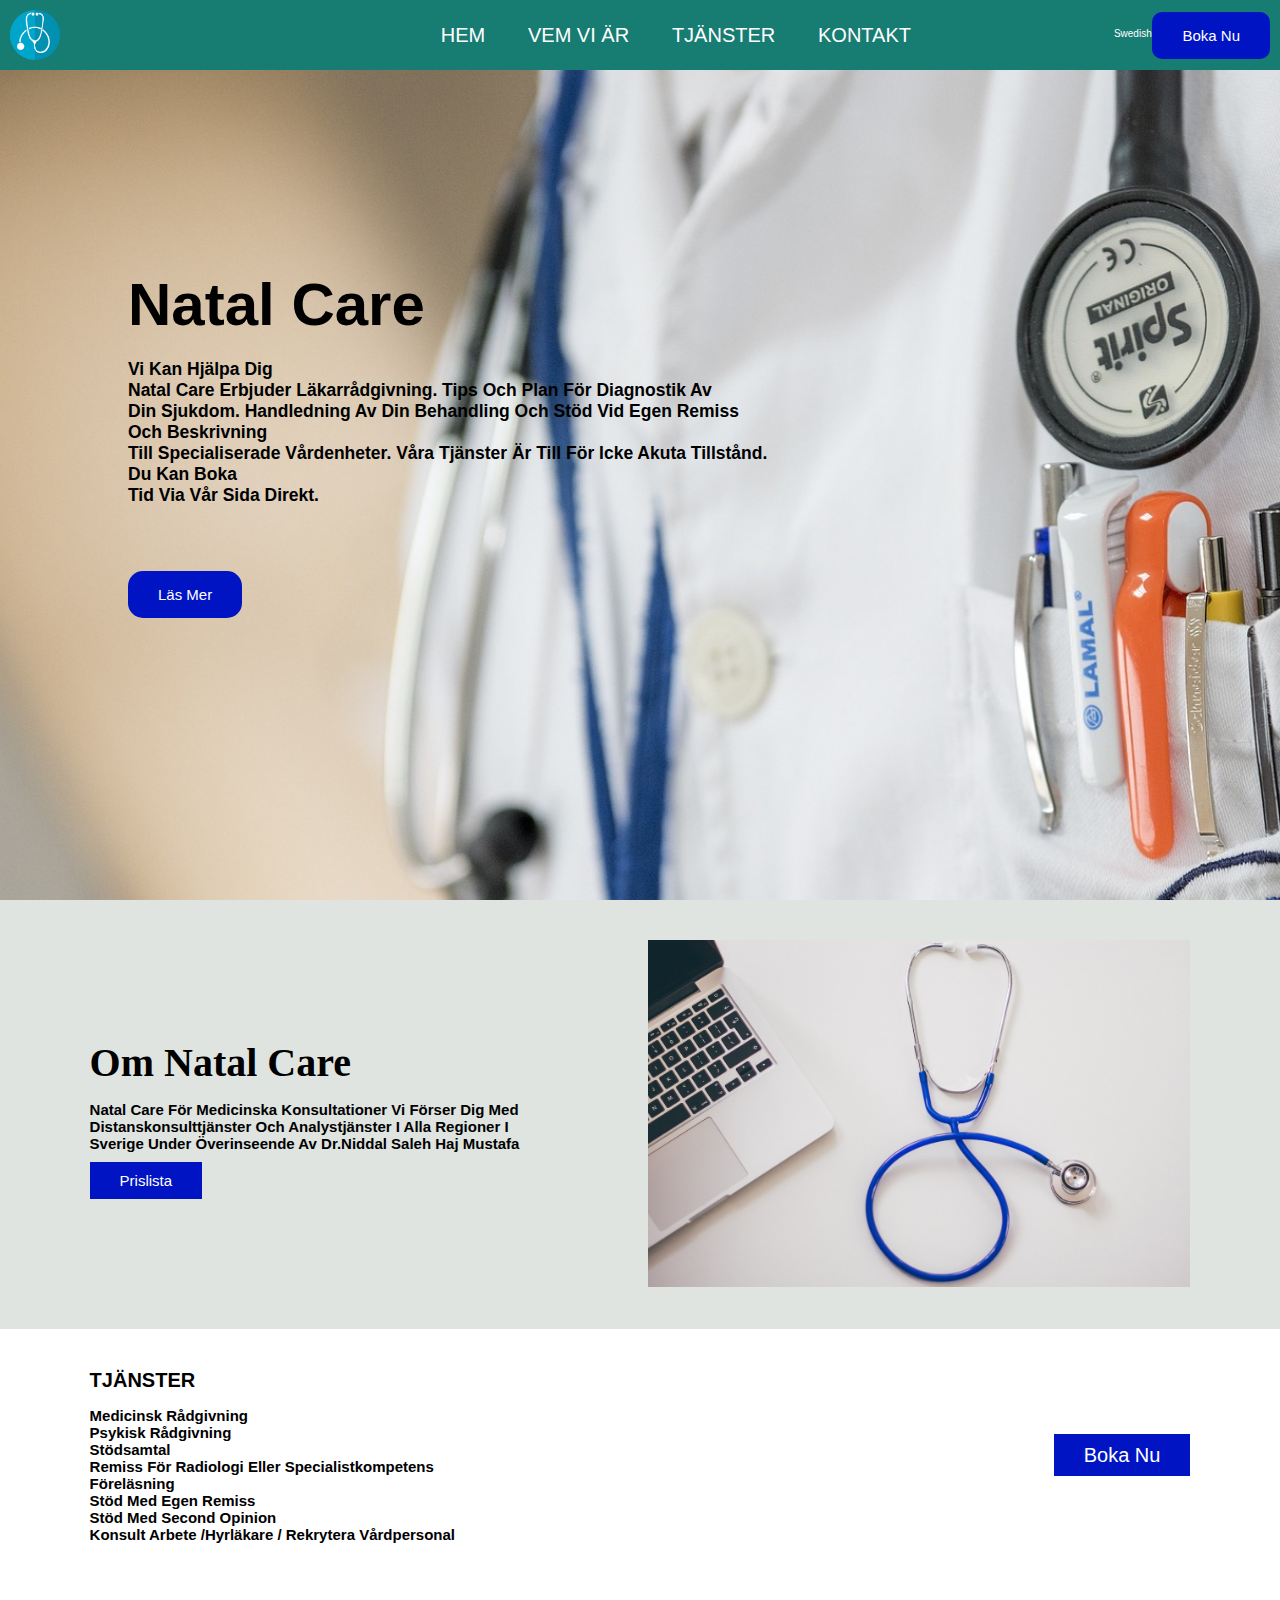
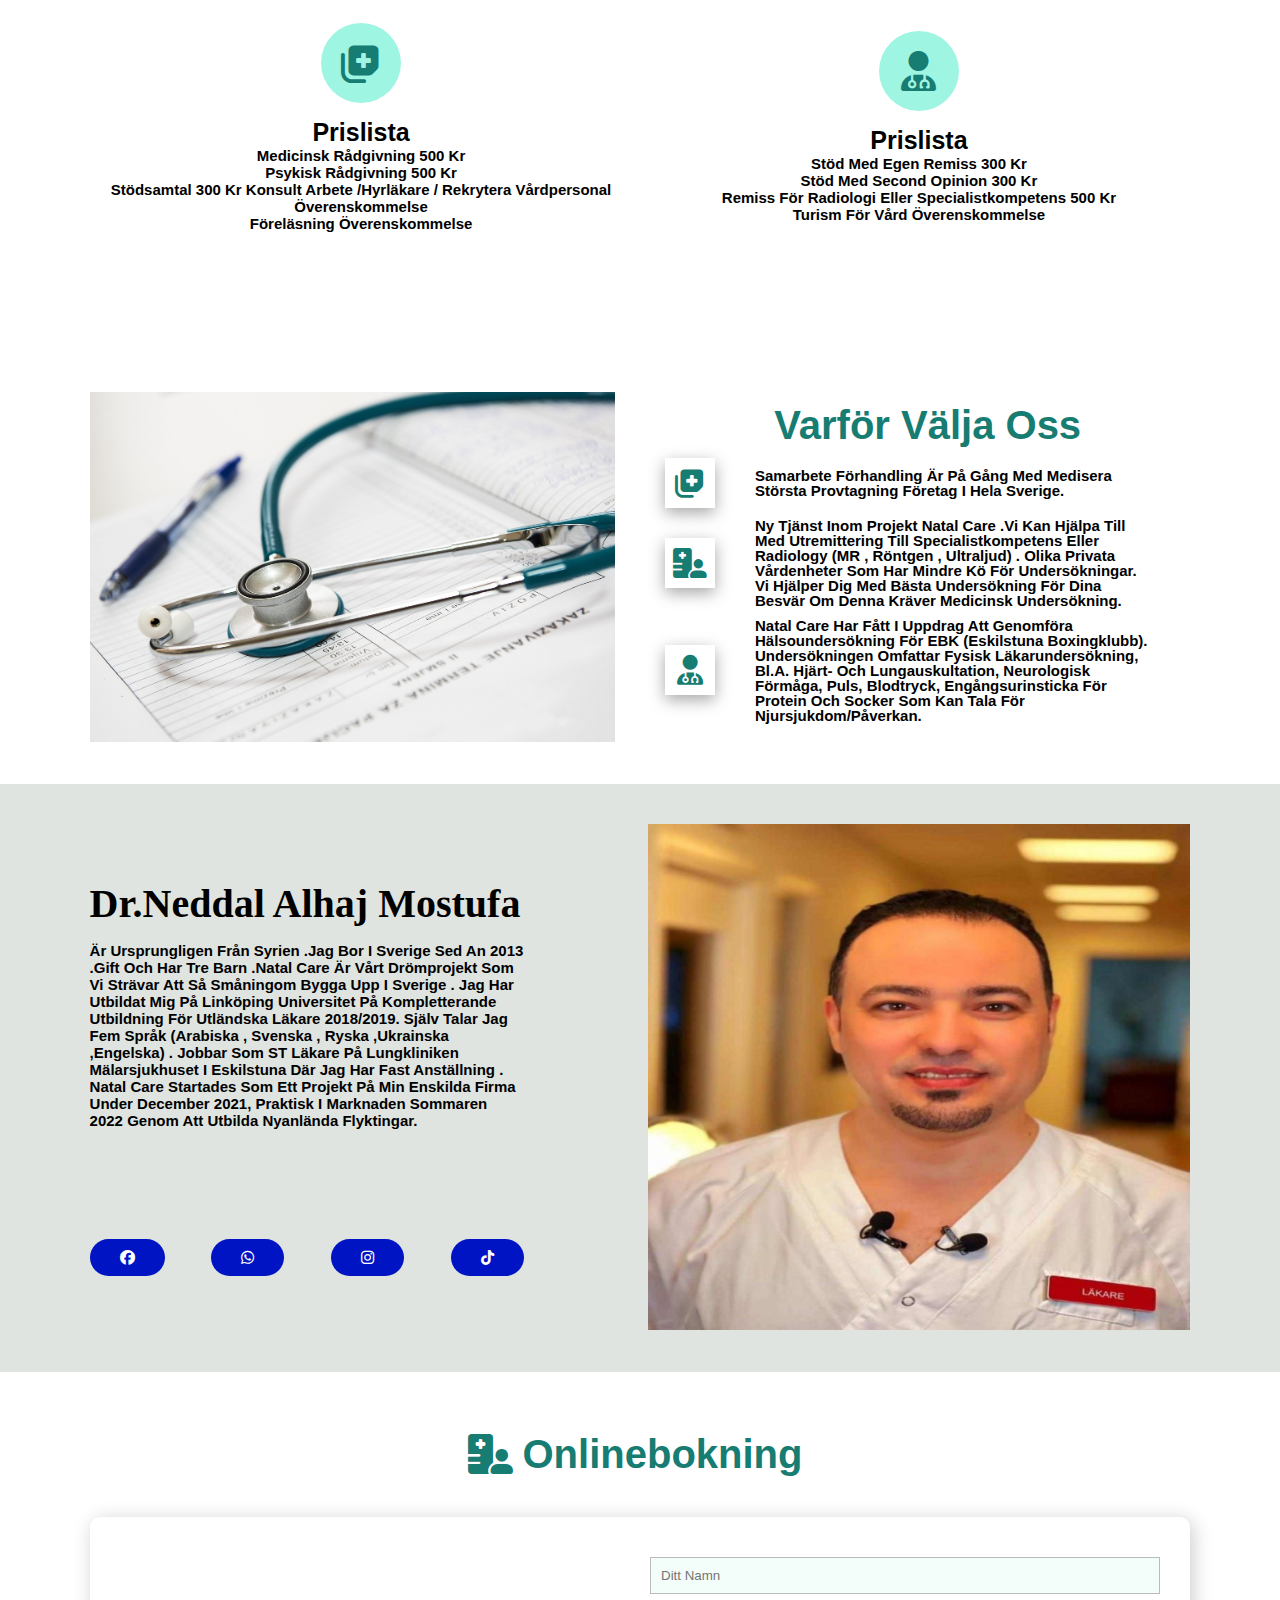
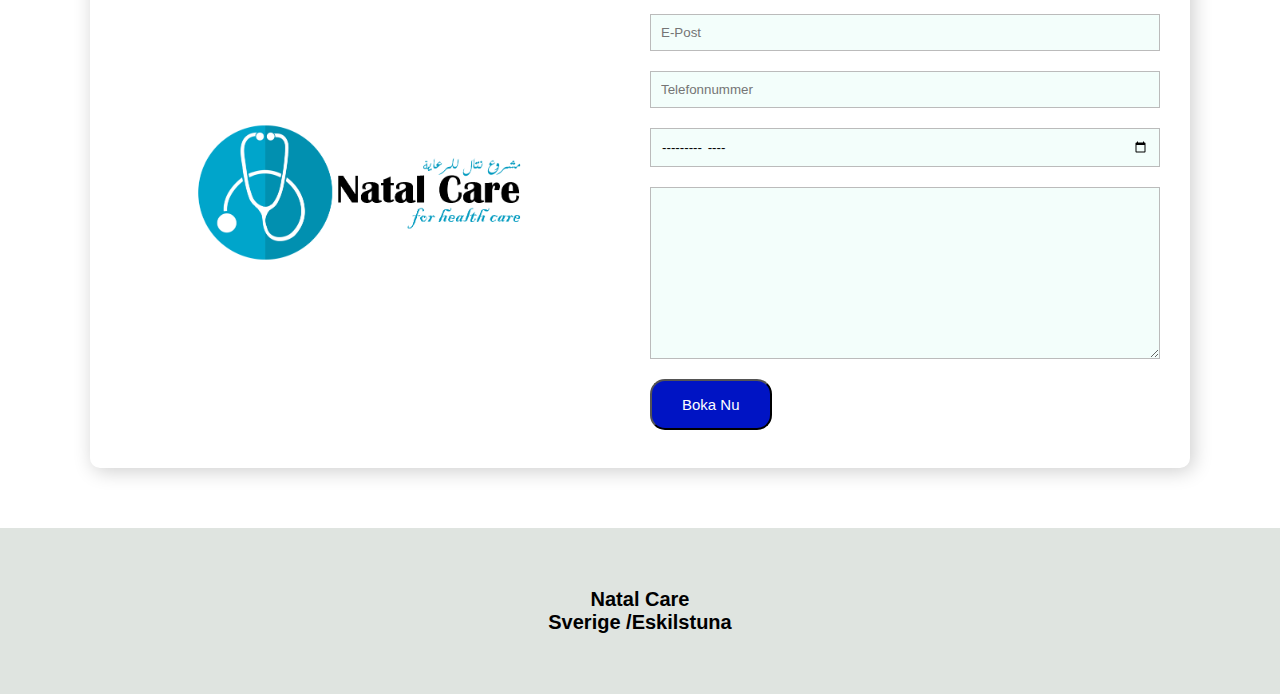
<file: index.html>
<!DOCTYPE html>
<html lang="en">
<head>
    <meta charset="UTF-8">
    <meta name="viewport" content="width=device-width, initial-scale=1.0">
    <link rel="stylesheet" href="style.css">
    <link rel="icon" href="icon/report_clipboard_medical_checklist_healthcare_icon_133525 (1).ico">
    <link rel="stylesheet" href="https://cdnjs.cloudflare.com/ajax/libs/font-awesome/6.4.2/css/all.min.css">
    <title>NatalCare</title>
</head>
<body>
    <header id="home">
        <div class="header">
        <img src="images/stethoscope-icon-2316460_1280.png"id="logo">
        <nav class="navbar">
            
            <a href="#home">HEM</a>
            <a href="#about">VEM VI ÄR</a>
            <a href="#our-services">TJÄNSTER</a>
            <a href="#contact">KONTAKT</a>
        </nav>
        <div class="lang-menu">
            <div class="selected-lang">
                Swedish
            </div>
            <ul>
                <li>
                    <a href="indexar.html" class="ar">Arabic</a>
                </li>
                <li>
                    <a href="indexeng.html"  class="EN">English</a>
                </li>
                <li>
                    <a href="indexru.html"  class="Ru">Russian</a>
                </li>
                <li>
                    <a href="indexuk.html"  class="Uk">Ukrainian</a>
                </li>
                <li>
                    <a href="index.html"  class="Uk">Swedish</a>
                </li>
                
            </ul>
        </div>
        <div class="icons">
            <div id="menubar" class="fas fa-bars"></div>
            <a href="#contact">Boka nu</a>
        </div>
    </div>
    </header>
    <div class="background-image">
        <div class="background-content">
            <h1>Natal Care</h1>
                <p><strong>Vi kan hjälpa dig </strong> <br>
                    <STRong>   Natal care erbjuder läkarrådgivning. Tips och plan för diagnostik av <br> din sjukdom. Handledning av din behandling och stöd vid egen remiss och beskrivning <br> till specialiserade vårdenheter. Våra tjänster är till för icke akuta tillstånd. Du kan boka <br> tid via vår sida direkt.</STRong></p>
            <a href="#about">Läs mer</a>
        </div>
    </div>
    <div id="about">
        <div class="about">
        <div class="main-about">
            <div class="inner-about">
                <div class="about-content">
                    <h1>Om Natal Care</h1>
                    <p> <strong>Natal Care för medicinska konsultationer Vi förser dig med distanskonsulttjänster och analystjänster i alla regioner i Sverige under överinseende av Dr.Niddal Saleh Haj Mustafa</strong></p>
                    <a href="#our-services">Prislista</a>
                </div>
                
            </div>
            <div class="inner-about">
                <div class="inner-about-image">
                    <img src="images/stethoscope-2617701_1280.jpg">
                </div>
            </div>
        </div>
    </div>
</div>
    <div id="our-services">
        <div class="our-services">
        <div class="services-content">
            <div class="left-services-content">
                <h1>TJÄNSTER </h1>
                <p><strong>Medicinsk rådgivning</strong><br>    
                    <strong>Psykisk rådgivning</strong><br>                   
                    <strong>Stödsamtal</strong><br>                                  
                    <strong>Remiss för Radiologi eller Specialistkompetens</strong><br>                                    
                    <strong>föreläsning</strong><br>                              
                    <strong>stöd med egen remiss</strong><br>      
                    <strong>stöd med second opinion</strong><br>   
                    <strong>konsult arbete /hyrläkare / rekrytera vårdpersonal</strong>
                    </p>
            </div>
            
            <div class="right-services-content">
                <div class="right-btn">
                    <a href="#contact">Boka nu</a>
                </div>
            </div>
        </div>
        <div id="main-services">
            <div class="main-services">
            <div class="inner-services-content">
                <div class="services-icon">
                    <i class="fas fa-notes-medical"></i>
                </div>
                <h2>Prislista</h2>
                <p><strong>Medicinsk rådgivning 500 kr</strong><br> 
                    <strong>Psykisk rådgivning 500 kr</strong><br> 
                    <strong> Stödsamtal 300 kr</strong>  
                    <strong>Konsult arbete /hyrläkare / rekrytera vårdpersonal överenskommelse</strong><br>
                <strong>föreläsning överenskommelse</strong>     
                    </p>
            </div>
            <div class="inner-services-content">
                <div class="services-icon">
                    <i class="fas fa-user-md"></i>
                </div>
                <h2>Prislista</h2>
                <p><strong>stöd med egen remiss 300 kr</strong><br> 
                    
                    <strong>stöd med second opinion 300 kr</strong><br> 
                    
                    <strong>Remiss för Radiologi eller Specialistkompetens 500 kr</strong><br> 
                    
                    <strong>Turism för vård överenskommelse</strong><br> 
                    
                    
                    </p>
            </div>
        </div>
    </div>
    </div>
</div>
    <div class="why-choseus">
        <div class="main-chose">
            <div class="inner-chose">
                <img src="images/medical-563427_1280.jpg">
            </div>
            
            <div class="inner-chose">
                <h1>Varför välja oss</h1>
                
                <div class="inner-chose-content">
                <div class="main-inner-chose">
                    <div class="chose-icons">
                        <i class="fas fa-notes-medical"></i>
                    </div>
                    <div class="icon-content">
                        <p><strong>Samarbete förhandling är på gång med Medisera största provtagning företag i hela Sverige.</strong></p>
                    </div>
                </div>
                
                
                
                <div class="main-inner-chose">
                    <div class="chose-icons">
                        <i class="fas fa-hospital-user"></i>
                    </div>
                    <div class="icon-content">
                        <p><strong>Ny tjänst inom projekt Natal care .vi kan hjälpa till med utremittering till Specialistkompetens eller Radiology (MR , Röntgen , Ultraljud) . Olika privata vårdenheter som har mindre kö för undersökningar. vi hjälper dig med bästa undersökning för dina besvär om denna kräver medicinsk undersökning.</strong></p>
                    </div>
                </div>
                
                <div class="main-inner-chose">
                    <div class="chose-icons">
                        <i class="fas fa-user-md"></i>
                    </div>
                    <div class="icon-content">
                        <p><strong>Natal care har fått i uppdrag att genomföra hälsoundersökning för EBK (Eskilstuna Boxingklubb). Undersökningen omfattar fysisk läkarundersökning, bl.a. hjärt- och lungauskultation, neurologisk förmåga, puls, blodtryck, engångsurinsticka för protein och socker som kan tala för njursjukdom/påverkan.</strong></p>
                    </div>
                </div>
                
                </div>
                
            </div>
        </div>
    </div>
    <div id="about">
        <div class="about">
        <div class="main-about">
            <div class="inner-about">
                <div class="about-content">
                    <h1>Dr.Neddal alhaj mostufa</h1>
                    <p><strong>Är ursprungligen från Syrien .Jag bor i Sverige sed
                        an 2013 .Gift och har tre barn .Natal care är vårt drömprojekt som vi strävar att så småningom bygga upp i Sverige .
                        
                        Jag har utbildat mig på Linköping universitet på kompletterande utbildning för utländska läkare 2018/2019. Själv talar jag fem språk (Arabiska , Svenska , Ryska ,Ukrainska ,Engelska) .
                        
                        Jobbar som ST läkare på Lungkliniken Mälarsjukhuset i Eskilstuna där jag har fast anställning .
                        
                        Natal care startades som ett projekt på min enskilda firma  under december 2021, praktisk i marknaden sommaren 2022 genom att utbilda nyanlända flyktingar.   
                    </strong></p>
                    <div class="social">
                        <a href="https://www.facebook.com/profile.php?id=100087414281694" target="_blank">
                            <i class="fa-brands fa-facebook"></i>
                            <a href="https://api.whatsapp.com/send?phone=46700160167&text=Natal%20Care" target="_blank">
                                <i class="fa-brands fa-whatsapp"></i>
                                <a href="https://instagram.com/dr.neddal?utm_source=qr&igshid=MzNlNGNkZWQ4Mg%3D%3D" target="_blank">
                                    <i class="fa-brands fa-instagram"></i>
                                    <a href="https://www.tiktok.com/@dr.neddal?_t=8fKSQAMPpMf&_r=1" target="_blank">
                                        <i class="fa-brands fa-tiktok"></i>
                                    
                                        
                        </a>
                    </div>
                </div>
                
            </div>
            <div class="inner-about">
                <div class="inner-about-image">
                    <img src="images/neddal1.jpeg">
                </div>
            </div>
        </div>
    </div>
    <!-- <div class="why-choseus">
        <div class="main-chose">
            <div class="inner-chose">
                <img src="images/neddal1.jpeg">
            </div>
            <div class="inner-chose">
                <h1>Dr.Neddal alhaj mostufa</h1>
                
                <div class="inner-chose-content">
                <div class="main-inner-chose">
                    <div class="chose-icons">
                        
                            <i class="fa-brands fa-facebook"></i>
                    </div>
                    <div class="icon-content">
                        <p>Är ursprungligen från Syrien .Jag bor i Sverige sed
                            an 2013 .Gift och har tre barn .Natal care är vårt drömprojekt som vi strävar att så småningom bygga upp i Sverige .</p>
                    </div>
                </div>
                
                
                
                <div class="main-inner-chose">
                    <div class="chose-icons">
                        
                            <i class="fa-brands fa-instagram"></i>
                    </div>
                    <div class="icon-content">
                        <p>Jag har utbildat mig på Linköping universitet på kompletterande utbildning för utländska läkare 2018/2019. Själv talar jag fem språk (Arabiska , Svenska , Ryska ,Ukrainska ,Engelska).</p>
                    </div>
                </div>
                
                <div class="main-inner-chose">
                    <div class="chose-icons">
                        
                            <i class="fa-brands fa-whatsapp"></i>
                    </div>
                    <div class="icon-content">
                        <p>Jobbar som ST läkare på Lungkliniken Mälarsjukhuset i Eskilstuna där jag har fast anställning .
                            Natal care startades som ett projekt på min enskilda firma  under december 2021, praktisk i marknaden sommaren 2022 genom att utbilda nyanlända flyktingar.   
                            </p>
                    </div>
                </div>
                <div class="main-inner-chose">
                    <div class="chose-icons">
                        
                            <i class="fa-brands fa-tiktok"></i>
                    </div>
                    <div class="icon-content">
                        <p>Jobbar som ST läkare på Lungkliniken Mälarsjukhuset i Eskilstuna där jag har fast anställning .
                            Natal care startades som ett projekt på min enskilda firma  under december 2021, praktisk i marknaden sommaren 2022 genom att utbilda nyanlända flyktingar.   
                            </p>
                    </div>
                </div>
                </div>
                
            </div>
        </div>
    </div> -->
    <section id="contact">
        <div class="container">
            <h2><i class="fas fa-hospital-user"></i>Onlinebokning<span class="text-primary"></span></h2>
            <div class="row">
                <img src="images/logonatal2.png" alt="Get In Touch">
                <form action="https://formsubmit.co/dr.neddal@natalcare.se" method="POST">
                    <input type="text" name="Name" id="Name" placeholder="Ditt namn" required>
                    <input type="email" name="Email" id="Email" placeholder="E-post" required>
                    <input type="Number" name="Number" id="Number" placeholder="Telefonnummer" required>
                    <input type="month" name="month" id="Month" placeholder="Datumet som passar mig" required>
                    <textarea name="Message" id="Message" cols="30" rows="10" placeholder="Vad är problemet" required>  
                    </textarea>
                    <button type="submit" class="btn-primary">Boka nu</button>
                </form>
            </div>
        </div>
    </section>
    <div class="footer">
        <div class="main-footer">
            <div class="inner-footer">
                <h1>Natal care <br>
                    Sverige /Eskilstuna <br>
        
        </div>
    </div>
    
            <script src="script.js"></script>
            
</body>
</html>
</file>
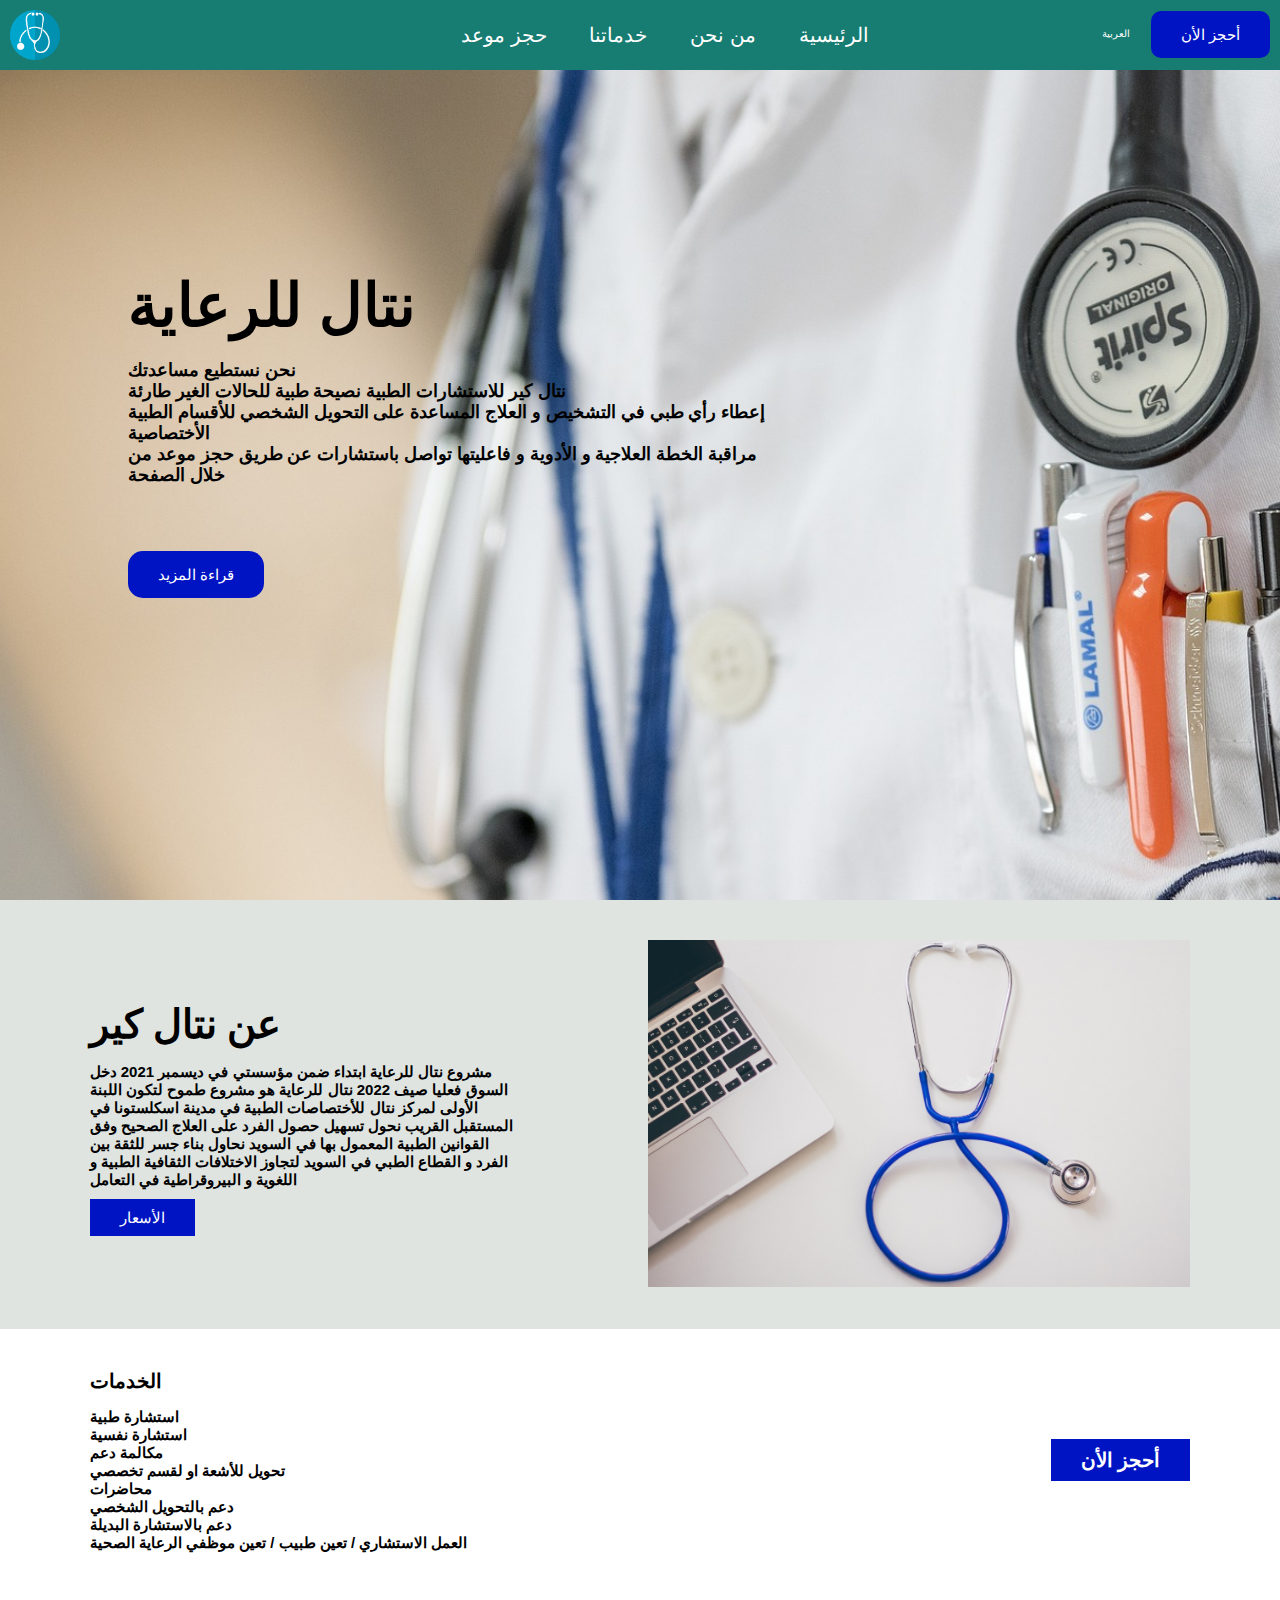
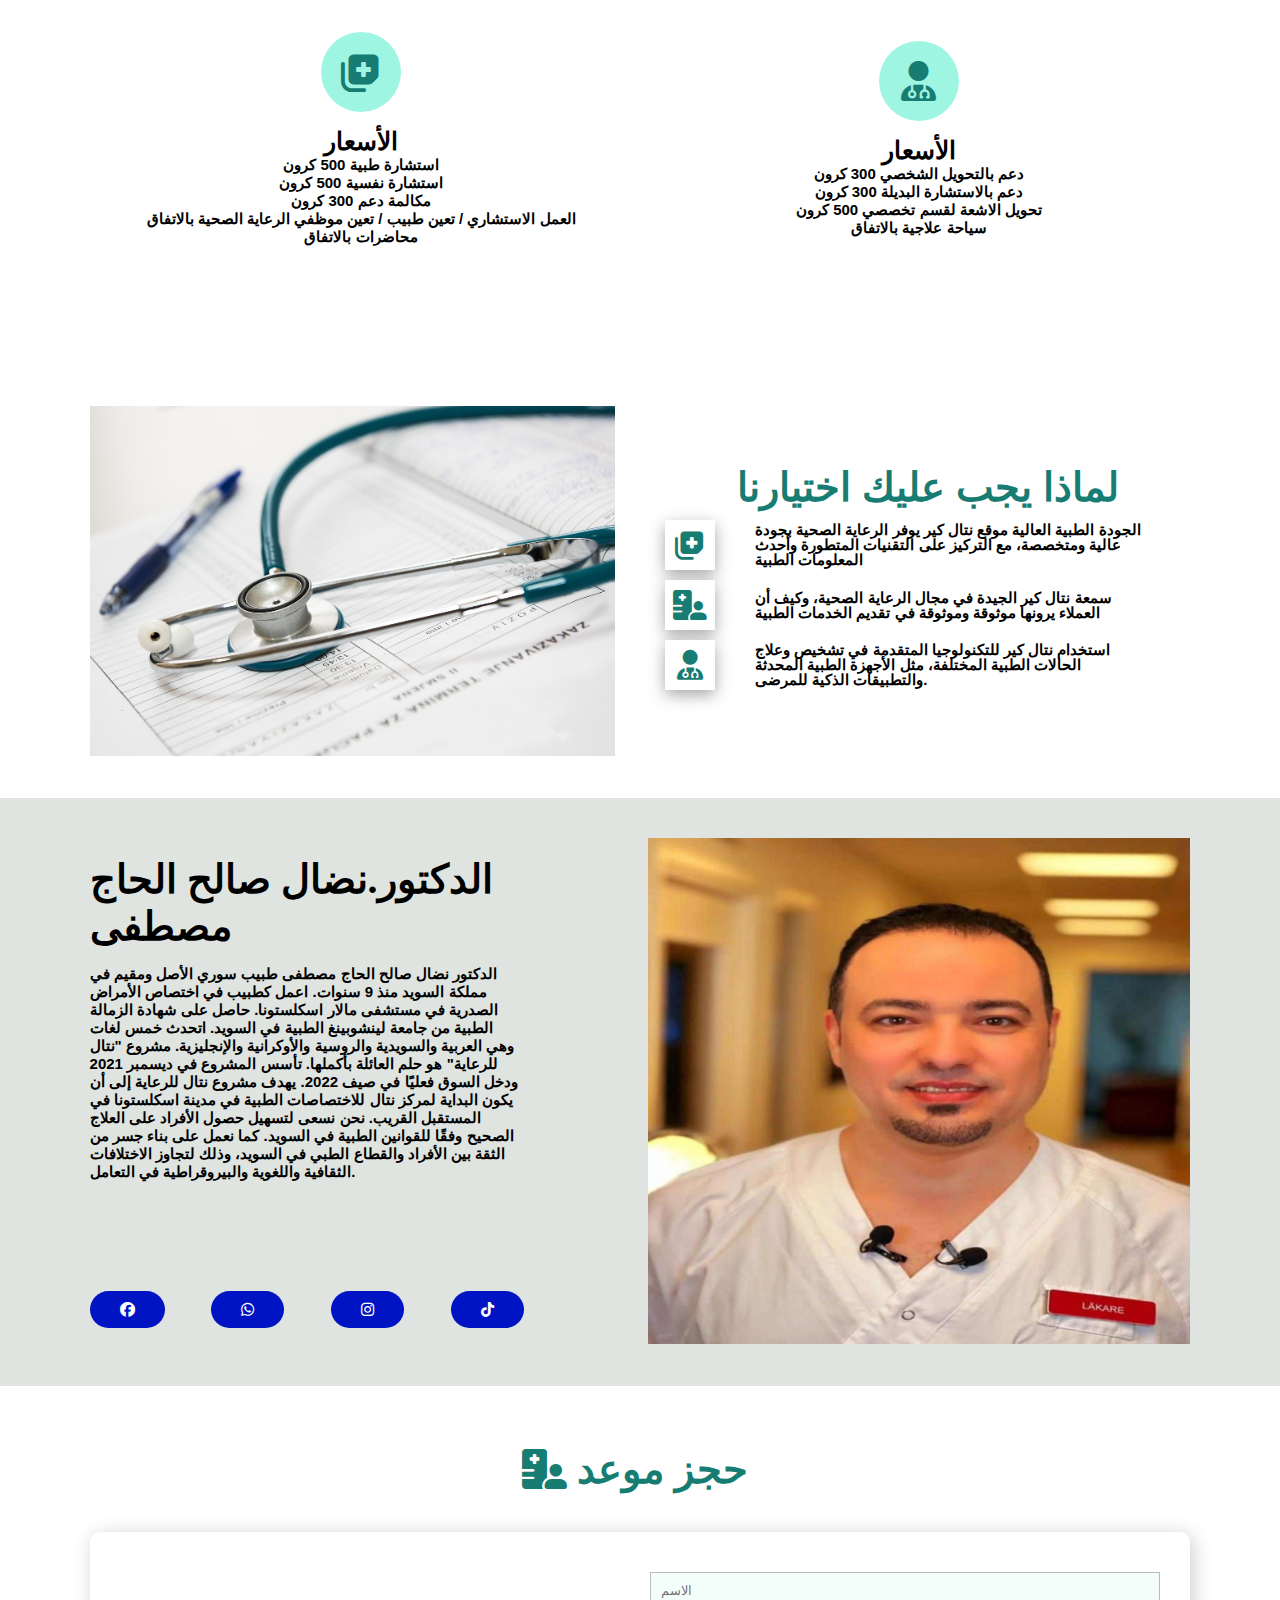
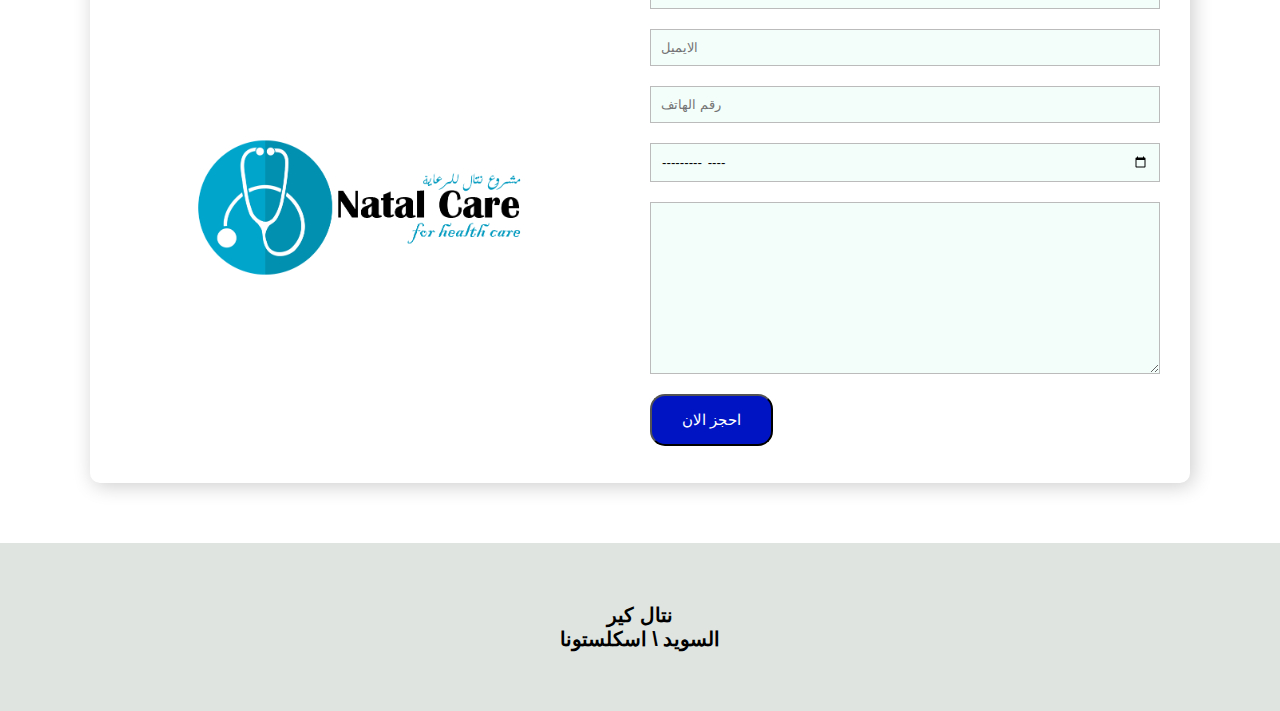
<file: indexar.html>
<!DOCTYPE html>
<html lang="en">
<head>
    <meta charset="UTF-8">
    <meta name="viewport" content="width=device-width, initial-scale=1.0">
    <link rel="stylesheet" href="style.css">
    <link rel="icon" href="icon/report_clipboard_medical_checklist_healthcare_icon_133525 (1).ico">
    <link rel="stylesheet" href="https://cdnjs.cloudflare.com/ajax/libs/font-awesome/6.4.2/css/all.min.css">
    <title>نتال للرعاية</title>
</head>
<body>
    <header id="home">
        <div class="header">
        <img src="images/stethoscope-icon-2316460_1280.png"id="logo">
        <nav class="navbar">
            
            <a href="#home">الرئيسية</a>
            <a href="#about">من نحن</a>
            <a href="#our-services">خدماتنا</a>
            <a href="#contact">حجز موعد</a>
        </nav>
        <div class="lang-menu">
            <div class="selected-lang">
                العربية
            </div>
            <ul>
                <li>
                    <a href="indexar.html" class="ar">Arabic</a>
                </li>
                <li>
                    <a href="indexeng.html"  class="EN">English</a>
                </li>
                <li>
                    <a href="indexru.html"  class="Ru">Russian</a>
                </li>
                <li>
                    <a href="indexuk.html"  class="Uk">Ukrainian</a>
                </li>
                <li>
                    <a href="index.html"  class="Sw">Swedish</a>
                </li>
                
            </ul>
        </div>
        <div class="icons">
            <div id="menubar" class="fas fa-bars"></div>
            <a href="#contact">أحجز الأن</a>
        </div>
    </div>
    </header>
    <div class="background-image">
        <div class="background-content">
            <h1>نتال للرعاية</h1>
                <p><strong>نحن نستطيع مساعدتك</strong> <br>
                    <strong>نتال كير للاستشارات الطبية نصيحة طبية للحالات الغير طارئة<br>
                            إعطاء رأي طبي في التشخيص و العلاج المساعدة على التحويل الشخصي للأقسام الطبية الأختصاصية<br>
                                مراقبة الخطة العلاجية و الأدوية و فاعليتها تواصل باستشارات عن طريق حجز موعد من خلال الصفحة</strong></p>
            <a href="#about">قراءة المزيد</a>
        </div>
    </div>
    <div id="about">
        <div class="about">
        <div class="main-about">
            <div class="inner-about">
                <div class="about-content">
                    <h1>عن نتال كير</h1>
                    <p><strong>
                        مشروع نتال للرعاية ابتداء ضمن مؤسستي في ديسمبر 2021 دخل السوق فعليا صيف  2022
                        نتال للرعاية هو مشروع طموح لتكون اللبنة الأولى لمركز نتال للأختصاصات الطبية في مدينة اسكلستونا في المستقبل القريب 
                        نحول تسهيل حصول الفرد على العلاج الصحيح وفق القوانين الطبية المعمول بها في السويد
                        
                        نحاول بناء جسر للثقة بين الفرد و القطاع الطبي في السويد لتجاوز الاختلافات الثقافية الطبية و اللغوية و البيروقراطية في التعامل</strong></p>
                    <a href="#our-services">الأسعار</a>
                </div>
                
            </div>
            <div class="inner-about">
                <div class="inner-about-image">
                    <img src="images/stethoscope-2617701_1280.jpg">
                </div>
            </div>
        </div>
    </div>
</div>
    <div id="our-services">
        <div class="our-services">
        <div class="services-content">
            <div class="left-services-content">
                <h1>الخدمات</h1>
                    <p><strong>استشارة طبية</strong><br>    
                    <strong>  استشارة نفسية</strong> <br>                   
                </strong> <strong>مكالمة دعم</strong><strong><br>                                  
                    تحويل للأشعة او لقسم تخصصي<br>                                    
                    محاضرات <br>                              
                    دعم بالتحويل الشخصي <br>      
                    دعم بالاستشارة البديلة <br>   
                    العمل الاستشاري / تعين طبيب / تعين موظفي الرعاية الصحية
                    </p>
            </div>
            
            <div class="right-services-content">
                <div class="right-btn">
                    <a href="#contact">أحجز الأن</a>
                </div>
            </div>
        </div>
        <div id="main-services">
            <div class="main-services">
            <div class="inner-services-content">
                <div class="services-icon">
                    <i class="fas fa-notes-medical"></i>
                </div>
                <h2>الأسعار</h2>
                <p>استشارة طبية 500 كرون<br> 
                    استشارة نفسية 500 كرون<br> 
                    مكالمة دعم 300 كرون <br> 
                العمل الاستشاري / تعين طبيب / تعين موظفي الرعاية الصحية بالاتفاق<br>
                    محاضرات بالاتفاق
                    </p>
            </div>
            <div class="inner-services-content">
                <div class="services-icon">
                    <i class="fas fa-user-md"></i>
                </div>
                <h2>الأسعار</h2>
                <p>دعم بالتحويل الشخصي 300 كرون<br> 
                    
                    دعم بالاستشارة البديلة 300 كرون<br> 
                    
                    تحويل الاشعة لقسم تخصصي 500 كرون<br> 
                    
                    سياحة علاجية بالاتفاق<br> 
                    
                    
                    </p>
            </div>
        </div>
    </div>
    </div>
</div>
    <div class="why-choseus">
        <div class="main-chose">
            <div class="inner-chose">
                <img src="images/medical-563427_1280.jpg">
            </div>
            
            <div class="inner-chose">
                <h1>لماذا يجب عليك اختيارنا</h1>
                
                <div class="inner-chose-content">
                <div class="main-inner-chose">
                    <div class="chose-icons">
                        <i class="fas fa-notes-medical"></i>
                    </div>
                    <div class="icon-content">
                        <p>الجودة الطبية العالية موقع نتال كير يوفر الرعاية الصحية بجودة عالية ومتخصصة، مع التركيز على التقنيات المتطورة وأحدث المعلومات الطبية</p>
                    </div>
                </div>
                
                
                
                <div class="main-inner-chose">
                    <div class="chose-icons">
                        <i class="fas fa-hospital-user"></i>
                    </div>
                    <div class="icon-content">
                        <p>سمعة نتال كير الجيدة في مجال الرعاية الصحية، وكيف أن العملاء يرونها موثوقة وموثوقة في تقديم الخدمات الطبية</p>
                    </div>
                </div>
                
                <div class="main-inner-chose">
                    <div class="chose-icons">
                        <i class="fas fa-user-md"></i>
                    </div>
                    <div class="icon-content">
                        <p> استخدام نتال كير للتكنولوجيا المتقدمة في تشخيص وعلاج الحالات الطبية المختلفة، مثل الأجهزة الطبية المحدثة والتطبيقات الذكية للمرضى.</p>
                    </div>
                </div>
                
                </div>
                
            </div>
        </div>
    </div>
    <div id="about">
        <div class="about">
        <div class="main-about">
            <div class="inner-about">
                <div class="about-content">
                    <h1>الدكتور.نضال صالح الحاج مصطفى</h1>
                    <p>الدكتور نضال صالح الحاج مصطفى طبيب سوري الأصل ومقيم في مملكة السويد منذ 9 سنوات. اعمل كطبيب في اختصاص الأمراض الصدرية في مستشفى مالار اسكلستونا. حاصل على شهادة الزمالة الطبية من جامعة لينشوبينغ الطبية في السويد. اتحدث خمس لغات وهي العربية والسويدية والروسية والأوكرانية والإنجليزية.

                        مشروع "نتال للرعاية" هو حلم العائلة بأكملها. تأسس المشروع في ديسمبر 2021 ودخل السوق فعليًا في صيف 2022. يهدف مشروع نتال للرعاية إلى أن يكون البداية لمركز نتال للاختصاصات الطبية في مدينة اسكلستونا في المستقبل القريب. نحن نسعى لتسهيل حصول الأفراد على العلاج الصحيح وفقًا للقوانين الطبية في السويد. كما نعمل على بناء جسر من الثقة بين الأفراد والقطاع الطبي في السويد، وذلك لتجاوز الاختلافات الثقافية واللغوية والبيروقراطية في التعامل.</p>
                    <div class="social">
                        <a href="https://www.facebook.com/profile.php?id=100087414281694" target="_blank">
                            <i class="fa-brands fa-facebook"></i>
                            <a href="https://api.whatsapp.com/send?phone=46700160167&text=Natal%20Care" target="_blank">
                                <i class="fa-brands fa-whatsapp"></i>
                                <a href="https://instagram.com/dr.neddal?utm_source=qr&igshid=MzNlNGNkZWQ4Mg%3D%3D" target="_blank">
                                    <i class="fa-brands fa-instagram"></i>
                                    <a href="https://www.tiktok.com/@dr.neddal?_t=8fKSQAMPpMf&_r=1" target="_blank">
                                        <i class="fa-brands fa-tiktok"></i>
                                    
                                        
                        </a>
                    </div>
                </div>
                
            </div>
            <div class="inner-about">
                <div class="inner-about-image">
                    <img src="images/neddal1.jpeg">
                </div>
            </div>
        </div>
    </div>
    <!-- <div class="why-choseus">
        <div class="main-chose">
            <div class="inner-chose">
                <img src="images/neddal1.jpeg">
            </div>
            
            <div class="inner-chose">
                <h1>Dr.Neddal alhaj mostufa</h1>
                
                <div class="inner-chose-content">
                <div class="main-inner-chose">
                    <div class="chose-icons">
                        
                            <i class="fa-brands fa-facebook"></i>
                    </div>
                    <div class="icon-content">
                        <p>Är ursprungligen från Syrien .Jag bor i Sverige sed
                            an 2013 .Gift och har tre barn .Natal care är vårt drömprojekt som vi strävar att så småningom bygga upp i Sverige .</p>
                    </div>
                </div>
                
                
                
                <div class="main-inner-chose">
                    <div class="chose-icons">
                        
                            <i class="fa-brands fa-instagram"></i>
                    </div>
                    <div class="icon-content">
                        <p>Jag har utbildat mig på Linköping universitet på kompletterande utbildning för utländska läkare 2018/2019. Själv talar jag fem språk (Arabiska , Svenska , Ryska ,Ukrainska ,Engelska).</p>
                    </div>
                </div>
                
                <div class="main-inner-chose">
                    <div class="chose-icons">
                        
                            <i class="fa-brands fa-whatsapp"></i>
                    </div>
                    <div class="icon-content">
                        <p>Jobbar som ST läkare på Lungkliniken Mälarsjukhuset i Eskilstuna där jag har fast anställning .
                            Natal care startades som ett projekt på min enskilda firma  under december 2021, praktisk i marknaden sommaren 2022 genom att utbilda nyanlända flyktingar.   
                            </p>
                    </div>
                </div>
                <div class="main-inner-chose">
                    <div class="chose-icons">
                        
                            <i class="fa-brands fa-tiktok"></i>
                    </div>
                    <div class="icon-content">
                        <p>Jobbar som ST läkare på Lungkliniken Mälarsjukhuset i Eskilstuna där jag har fast anställning .
                            Natal care startades som ett projekt på min enskilda firma  under december 2021, praktisk i marknaden sommaren 2022 genom att utbilda nyanlända flyktingar.   
                            </p>
                    </div>
                </div>
                </div>
                
            </div>
        </div>
    </div> -->
    <section id="contact">
        <div class="container">
            <h2><i class="fas fa-hospital-user"></i>حجز موعد<span class="text-primary"></span></h2>
            <div class="row">
                <img src="images/logonatal2.png" alt="Get In Touch">
                <form action="https://formsubmit.co/dr.neddal@natalcare.se" method="POST">
                    <input type="text" name="Name" id="Name" placeholder="الاسم" required>
                    <input type="email" name="Email" id="Email" placeholder="الايميل" required>
                    <input type="email" name="Number" id="Number" placeholder="رقم الهاتف" required>
                    <input type="month" name="month" id="Month" placeholder="تاريخ الموعد" required>
                    <textarea name="Message" id="Message" cols="30" rows="10" placeholder="ماهي مشكلتك ؟" required>  
                    </textarea>
                    <button type="submit" class="btn-primary">احجز الان</button>
                </form>
            </div>
        </div>
    </section>
    <div class="footer">
        <div class="main-footer">
            <div class="inner-footer">
                <h1>نتال كير <br>
                    السويد \ اسكلستونا <br>
        
        </div>
    </div>
    
            <script src="script.js"></script>
            
</body>
</html>
</file>
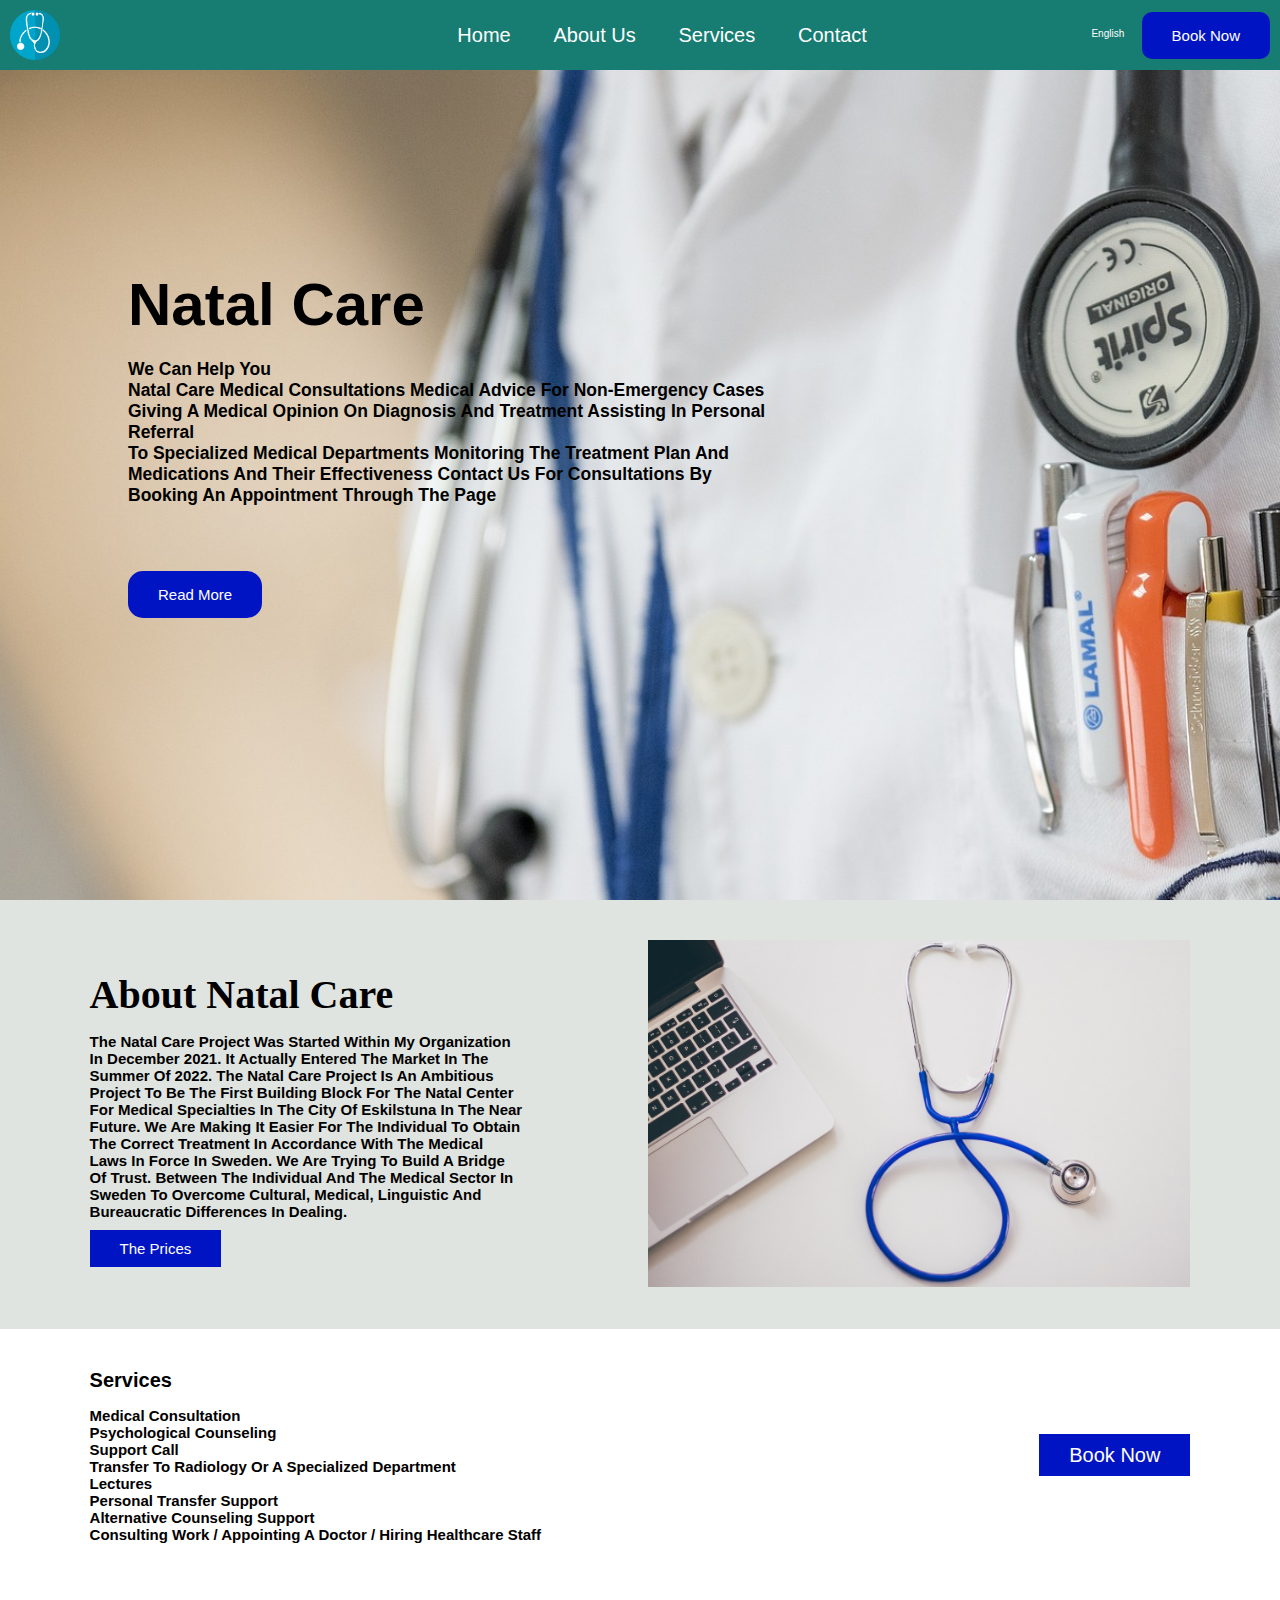
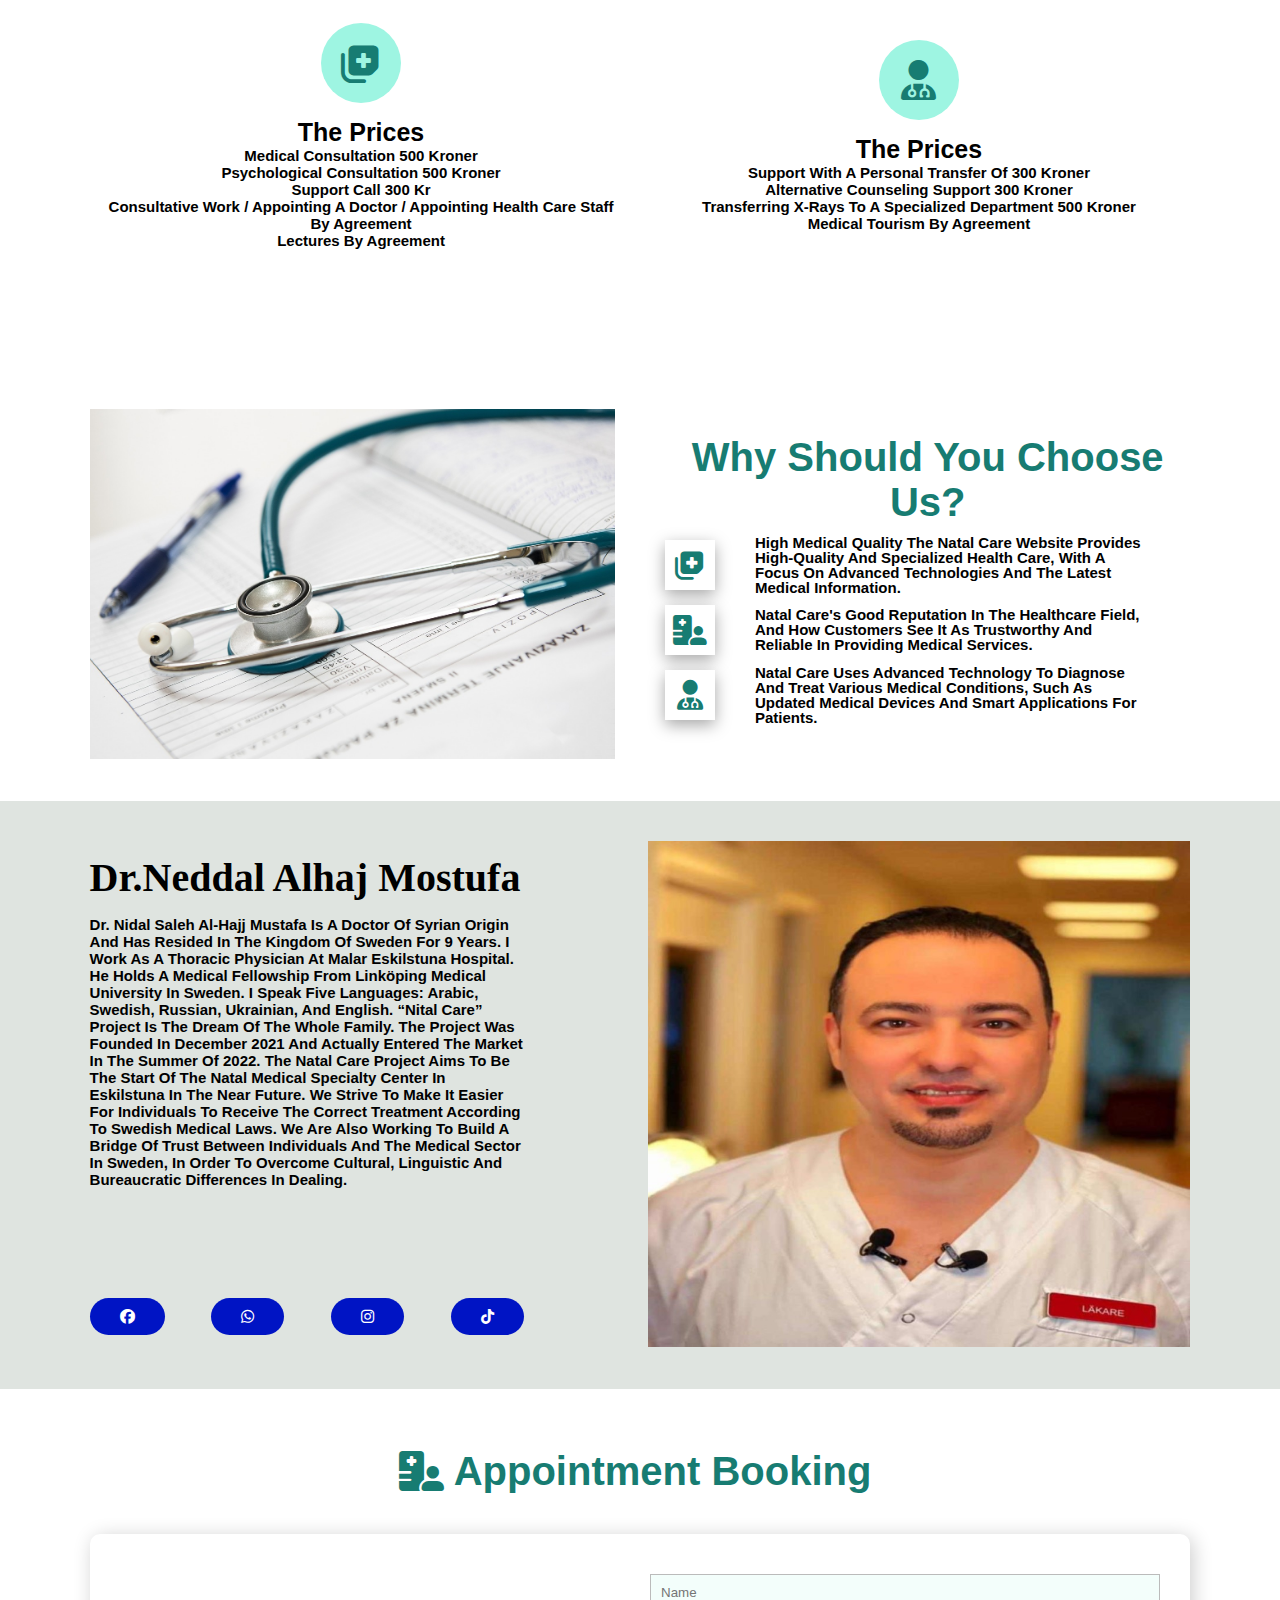
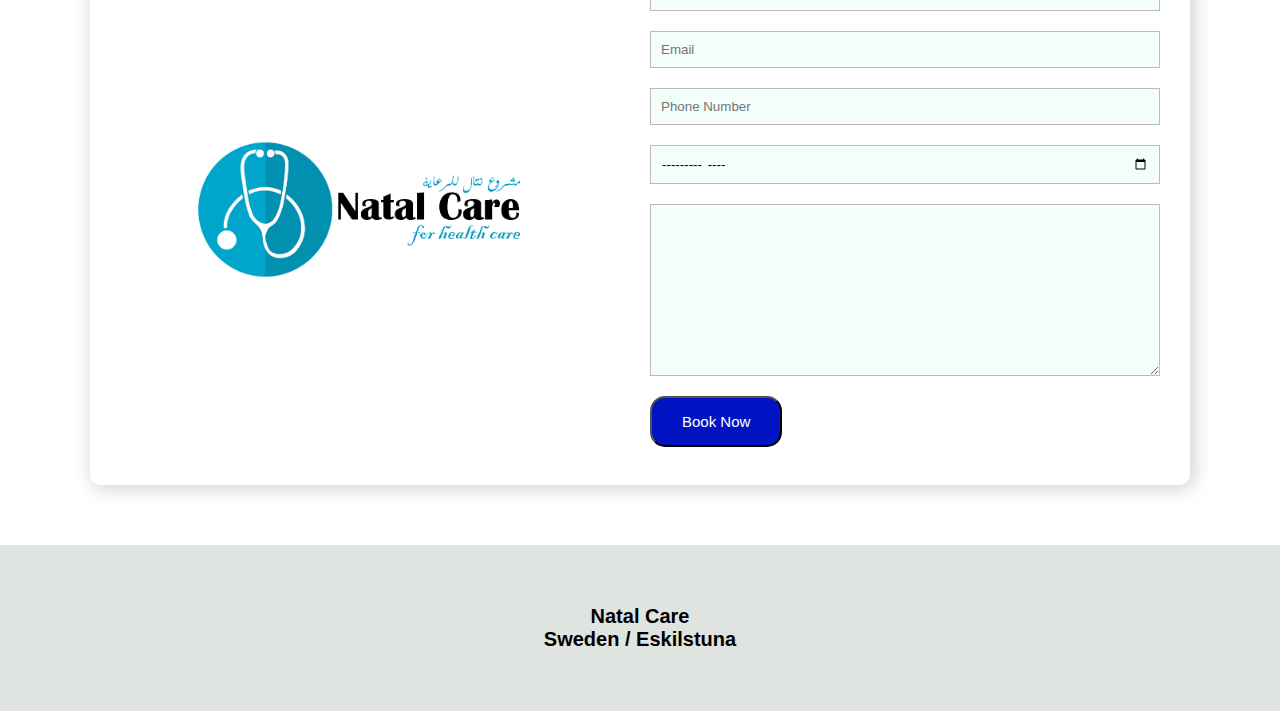
<file: indexeng.html>
<!DOCTYPE html>
<html lang="en">
<head>
    <meta charset="UTF-8">
    <meta name="viewport" content="width=device-width, initial-scale=1.0">
    <link rel="stylesheet" href="style.css">
    <link rel="icon" href="icon/report_clipboard_medical_checklist_healthcare_icon_133525 (1).ico">
    <link rel="stylesheet" href="https://cdnjs.cloudflare.com/ajax/libs/font-awesome/6.4.2/css/all.min.css">
    <title>NatalCare</title>
</head>
<body>
    <header id="home">
        <div class="header">
        <img src="images/stethoscope-icon-2316460_1280.png"id="logo">
        <nav class="navbar">
            
            <a href="#home">Home</a>
            <a href="#about">About us</a>
            <a href="#our-services">Services</a>
            <a href="#contact">Contact</a>
        </nav>
        <div class="lang-menu">
            <div class="selected-lang">
                English
            </div>
            <ul>
                <li>
                    <a href="indexar.html" class="ar">Arabic</a>
                </li>
                <li>
                    <a href="indexeng.html"  class="EN">English</a>
                </li>
                <li>
                    <a href="indexru.html"  class="Ru">Russian</a>
                </li>
                <li>
                    <a href="indexuk.html"  class="Uk">Ukrainian</a>
                </li>
                <li>
                    <a href="index.html"  class="Sw">Swedish</a>
                </li>
                
            </ul>
        </div>
        <div class="icons">
            <div id="menubar" class="fas fa-bars"></div>
            <a href="#contact">Book now</a>
        </div>
    </div>
    </header>
    <div class="background-image">
        <div class="background-content">
            <h1>Natal Care</h1>
                <p><strong>We can help you</strong> <br>
                    
                    <strong>Natal Care Medical Consultations Medical advice for non-emergency cases <br>
                            Giving a medical opinion on diagnosis and treatment Assisting in personal referral <br>
                                to specialized medical departments 
                                Monitoring the treatment plan and medications and their effectiveness Contact us for consultations by booking an appointment through the page</strong></p>
            <a href="#about">Read more</a>
        </div>
    </div>
    <div id="about">
        <div class="about">
        <div class="main-about">
            <div class="inner-about">
                <div class="about-content">
                    <h1>About Natal Care</h1>
                    <p><strong>The Natal Care project was started within my organization in December 2021. It actually entered the market in the summer of 2022. The Natal Care project is an ambitious project to be the first building block for the Natal Center for Medical Specialties in the city of Eskilstuna in the near future. We are making it easier for the individual to obtain the correct treatment in accordance with the medical laws in force in Sweden. We are trying to build a bridge of trust. Between the individual and the medical sector in Sweden to overcome cultural, medical, linguistic and bureaucratic differences in dealing.</strong></p>
                    <a href="#our-services">the prices</a>
                </div>
                
            </div>
            <div class="inner-about">
                <div class="inner-about-image">
                    <img src="images/stethoscope-2617701_1280.jpg">
                </div>
            </div>
        </div>
    </div>
</div>
    <div id="our-services">
        <div class="our-services">
        <div class="services-content">
            <div class="left-services-content">
                <h1>Services</h1>
                <p><strong>Medical consultation</strong><br>    
                <strong>   Psychological counseling<br>                   
                    Support call<br>                                  
                    Transfer to radiology or a specialized department<br>                                    
                    Lectures<br>                              
                    Personal transfer support<br>      
                    Alternative counseling support<br>   
                    Consulting work / appointing a doctor / hiring healthcare staff
                </strong>    </p>
            </div>
            
            <div class="right-services-content">
                <div class="right-btn">
                    <a href="#contact">Book now</a>
                </div>
            </div>
        </div>
        <div id="main-services">
            <div class="main-services">
            <div class="inner-services-content">
                <div class="services-icon">
                    <i class="fas fa-notes-medical"></i>
                </div>
                <h2>the prices</h2>
                <p><strong>Medical consultation 500 kroner<br> 
                    Psychological consultation 500 kroner<br> 
                    Support call 300 kr <br> 
                    Consultative work / appointing a doctor / appointing health care staff by agreement<br>
                    Lectures by agreement
                </strong></p>
            </div>
            <div class="inner-services-content">
                <div class="services-icon">
                    <i class="fas fa-user-md"></i>
                </div>
                <h2>the prices</h2>
                <p><strong>Support with a personal transfer of 300 kroner<br> 
                    
                    Alternative counseling support 300 kroner<br> 
                    
                    Transferring x-rays to a specialized department 500 kroner<br> 
                    
                    Medical tourism by agreement</strong><br> 
                    
                    
                    </p>
            </div>
        </div>
    </div>
    </div>
</div>
    <div class="why-choseus">
        <div class="main-chose">
            <div class="inner-chose">
                <img src="images/medical-563427_1280.jpg">
            </div>
            
            <div class="inner-chose">
                <h1>Why should you choose us?</h1>
                
                <div class="inner-chose-content">
                <div class="main-inner-chose">
                    <div class="chose-icons">
                        <i class="fas fa-notes-medical"></i>
                    </div>
                    <div class="icon-content">
                        <p><strong>High Medical Quality The Natal Care website provides high-quality and specialized health care, with a focus on advanced technologies and the latest medical information.</strong></p>
                    </div>
                </div>
                
                
                
                <div class="main-inner-chose">
                    <div class="chose-icons">
                        <i class="fas fa-hospital-user"></i>
                    </div>
                    <div class="icon-content">
                        <p><strong>Natal Care's good reputation in the healthcare field, and how customers see it as trustworthy and reliable in providing medical services.</strong></p>
                    </div>
                </div>
                
                <div class="main-inner-chose">
                    <div class="chose-icons">
                        <i class="fas fa-user-md"></i>
                    </div>
                    <div class="icon-content">
                        <p><strong>Natal Care uses advanced technology to diagnose and treat various medical conditions, such as updated medical devices and smart applications for patients.</strong></p>
                    </div>
                </div>
                
                </div>
                
            </div>
        </div>
    </div>
    <div id="about">
        <div class="about">
        <div class="main-about">
            <div class="inner-about">
                <div class="about-content">
                    <h1>Dr.Neddal alhaj mostufa</h1>
                    <p><strong>Dr. Nidal Saleh Al-Hajj Mustafa is a doctor of Syrian origin and has resided in the Kingdom of Sweden for 9 years. 
                        I work as a thoracic physician at Malar Eskilstuna Hospital. He holds a medical fellowship from 
                        Linköping Medical University in Sweden. I speak five languages: Arabic, Swedish, Russian, Ukrainian, and English. 
                        “Nital Care” project is the dream of the whole family. The project was founded in December 2021 and actually entered the 
                        market in the summer of 2022. The Natal Care project aims to be the start of the Natal Medical Specialty Center in 
                        Eskilstuna in the near future. We strive to make it easier for individuals to receive the correct treatment according 
                        to Swedish medical laws. We are also working to build a bridge of trust between individuals and the medical sector in 
                        Sweden, in order to overcome cultural, linguistic and bureaucratic differences in dealing.
                    </strong></p>
                    <div class="social">
                        <a href="https://www.facebook.com/profile.php?id=100087414281694" target="_blank">
                            <i class="fa-brands fa-facebook"></i>
                            <a href="https://wa.me/qr/7EE3DSJRHVUMK1" target="_blank">
                                <i class="fa-brands fa-whatsapp"></i>
                                <a href="https://instagram.com/dr.neddal?utm_source=qr&igshid=MzNlNGNkZWQ4Mg%3D%3D" target="_blank">
                                    <i class="fa-brands fa-instagram"></i>
                                    <a href="https://www.tiktok.com/@dr.neddal?_t=8fKSQAMPpMf&_r=1" target="_blank">
                                        <i class="fa-brands fa-tiktok"></i>
                                    
                                        
                        </a>
                    </div>
                </div>
                
            </div>
            <div class="inner-about">
                <div class="inner-about-image">
                    <img src="images/neddal1.jpeg">
                </div>
            </div>
        </div>
    </div>
    <!-- <div class="why-choseus">
        <div class="main-chose">
            <div class="inner-chose">
                <img src="images/neddal1.jpeg">
            </div>
            <div class="inner-chose">
                <h1>Dr.Neddal alhaj mostufa</h1>
                
                <div class="inner-chose-content">
                <div class="main-inner-chose">
                    <div class="chose-icons">
                        
                            <i class="fa-brands fa-facebook"></i>
                    </div>
                    <div class="icon-content">
                        <p>Är ursprungligen från Syrien .Jag bor i Sverige sed
                            an 2013 .Gift och har tre barn .Natal care är vårt drömprojekt som vi strävar att så småningom bygga upp i Sverige .</p>
                    </div>
                </div>
                
                
                
                <div class="main-inner-chose">
                    <div class="chose-icons">
                        
                            <i class="fa-brands fa-instagram"></i>
                    </div>
                    <div class="icon-content">
                        <p>Jag har utbildat mig på Linköping universitet på kompletterande utbildning för utländska läkare 2018/2019. Själv talar jag fem språk (Arabiska , Svenska , Ryska ,Ukrainska ,Engelska).</p>
                    </div>
                </div>
                
                <div class="main-inner-chose">
                    <div class="chose-icons">
                        
                            <i class="fa-brands fa-whatsapp"></i>
                    </div>
                    <div class="icon-content">
                        <p>Jobbar som ST läkare på Lungkliniken Mälarsjukhuset i Eskilstuna där jag har fast anställning .
                            Natal care startades som ett projekt på min enskilda firma  under december 2021, praktisk i marknaden sommaren 2022 genom att utbilda nyanlända flyktingar.   
                            </p>
                    </div>
                </div>
                <div class="main-inner-chose">
                    <div class="chose-icons">
                        
                            <i class="fa-brands fa-tiktok"></i>
                    </div>
                    <div class="icon-content">
                        <p>Jobbar som ST läkare på Lungkliniken Mälarsjukhuset i Eskilstuna där jag har fast anställning .
                            Natal care startades som ett projekt på min enskilda firma  under december 2021, praktisk i marknaden sommaren 2022 genom att utbilda nyanlända flyktingar.   
                            </p>
                    </div>
                </div>
                </div>
                
            </div>
        </div>
    </div> -->
    <section id="contact">
        <div class="container">
            <h2><i class="fas fa-hospital-user"></i>Appointment Booking<span class="text-primary"></span></h2>
            <div class="row">
                <img src="images/logonatal2.png" alt="Get In Touch">
                <form action="https://formsubmit.co/dr.neddal@natalcare.se" method="POST">
                    <input type="text" name="Name" id="Name" placeholder="Name" required>
                    <input type="email" name="Email" id="Email" placeholder="Email" required>
                    <input type="email" name="Number" id="Number" placeholder="phone number" required>
                    <input type="month" name="month" id="Month" placeholder="Appointment date" required>
                    <textarea name="Message" id="Message" cols="30" rows="10" placeholder="what's your situation" required>  
                    </textarea>
                    <button type="submit" class="btn-primary">Book now</button>
                </form>
            </div>
        </div>
    </section>
    <div class="footer">
        <div class="main-footer">
            <div class="inner-footer">
                <h1>Natal care <br>
                    Sweden / Eskilstuna <br>
        
        </div>
    </div>
    
            <script src="script.js"></script>
            
</body>
</html>
</file>
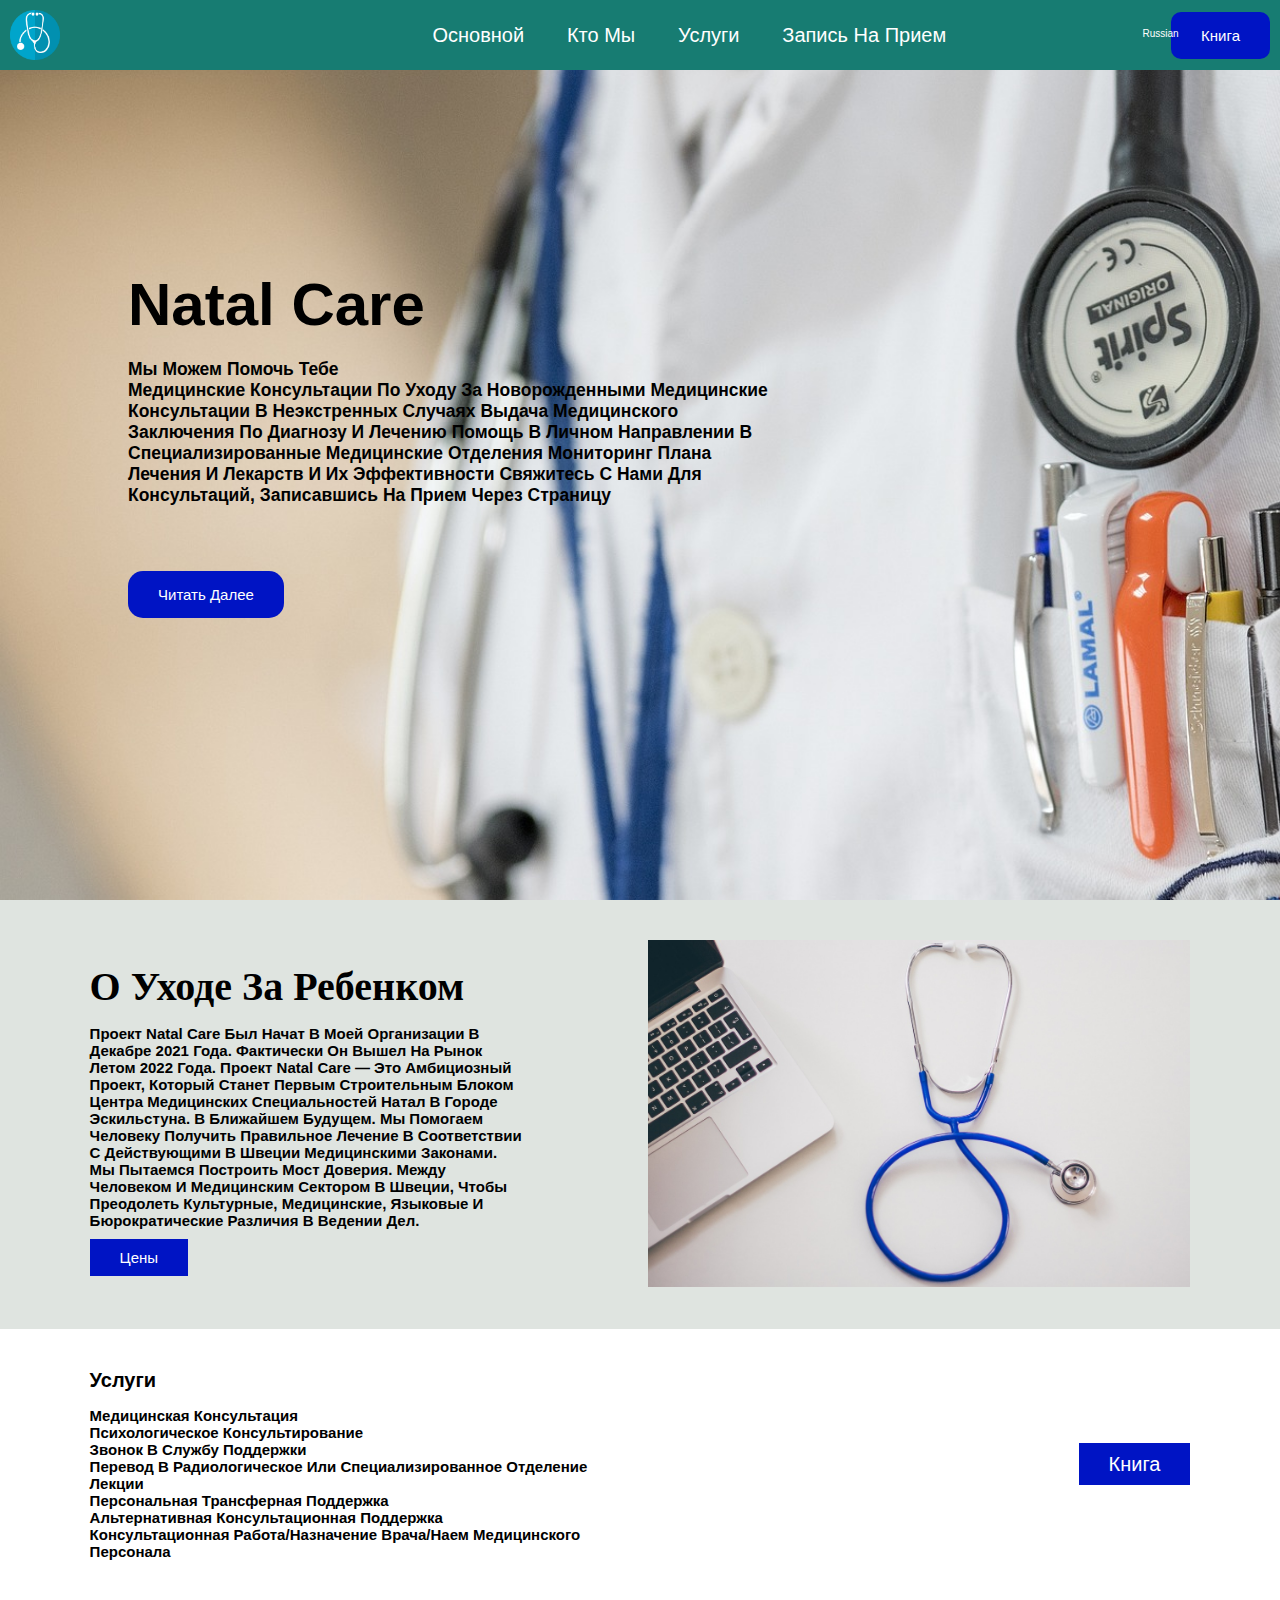
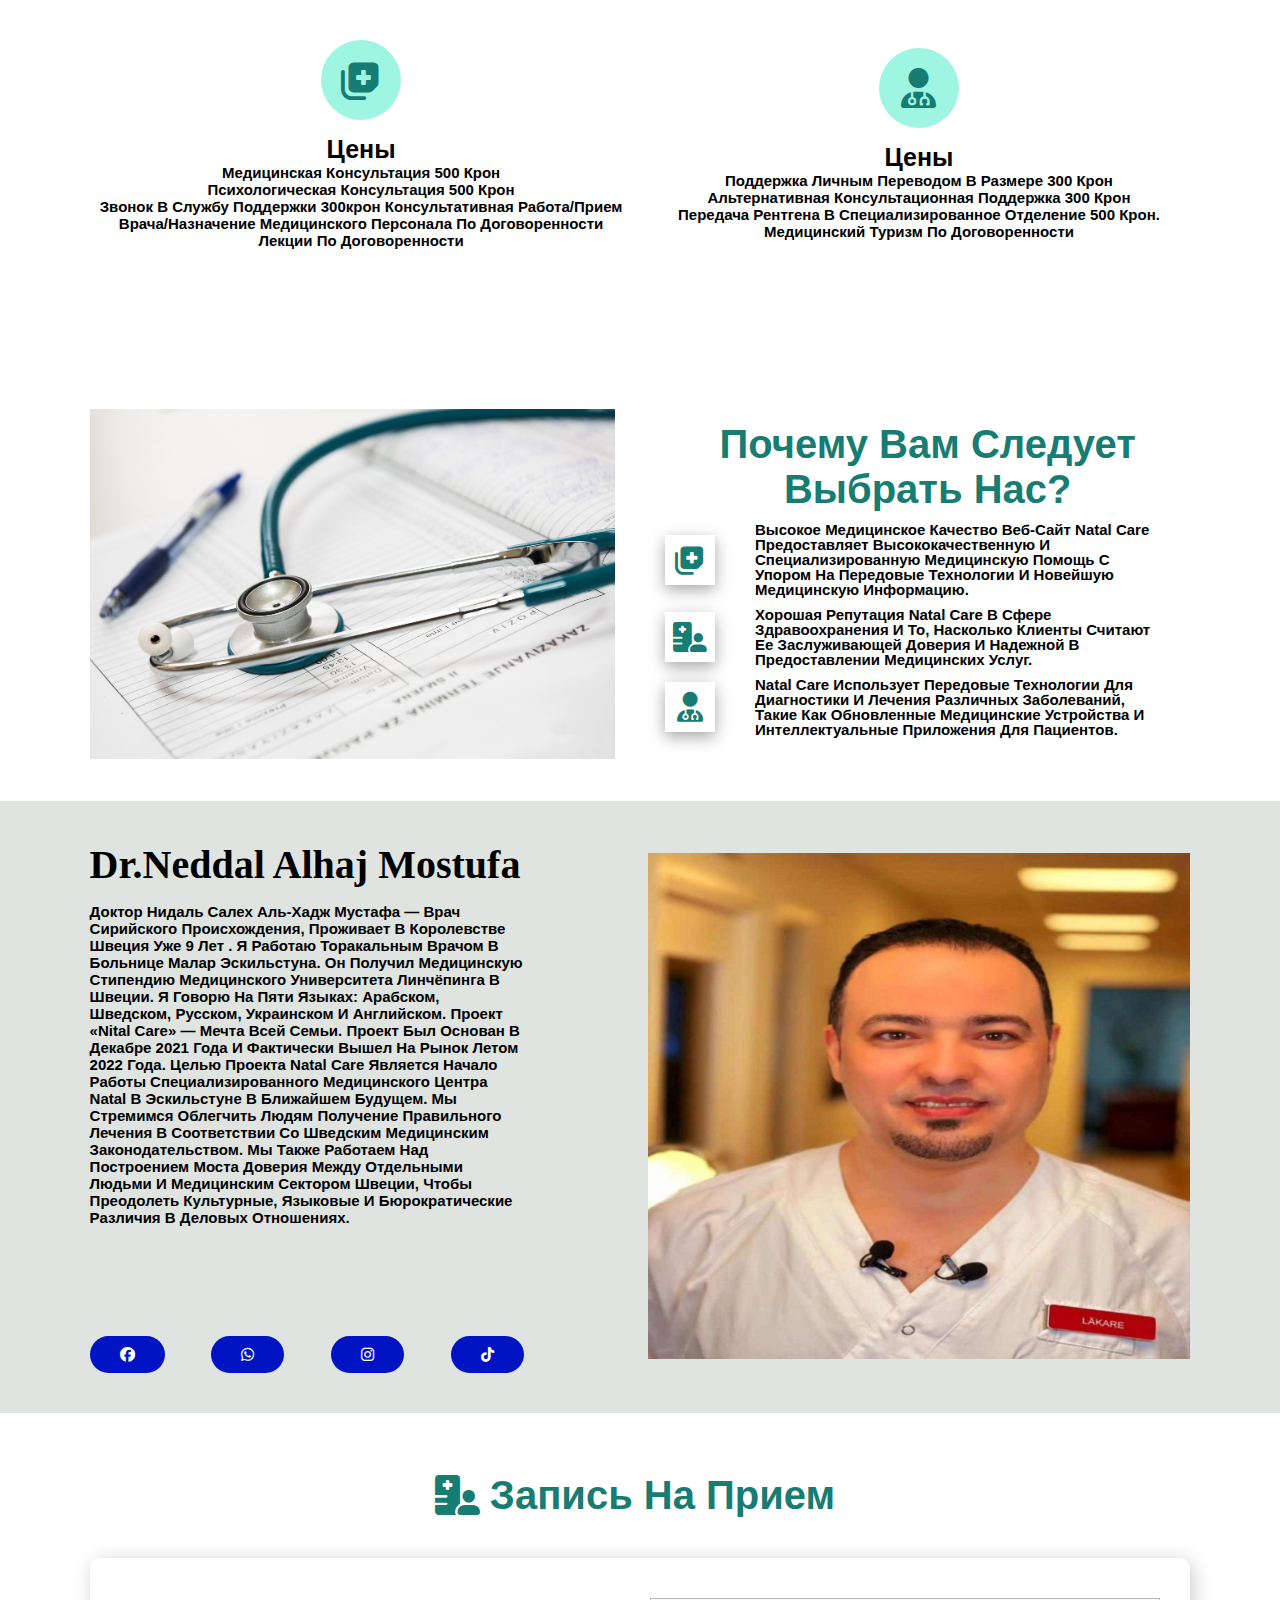
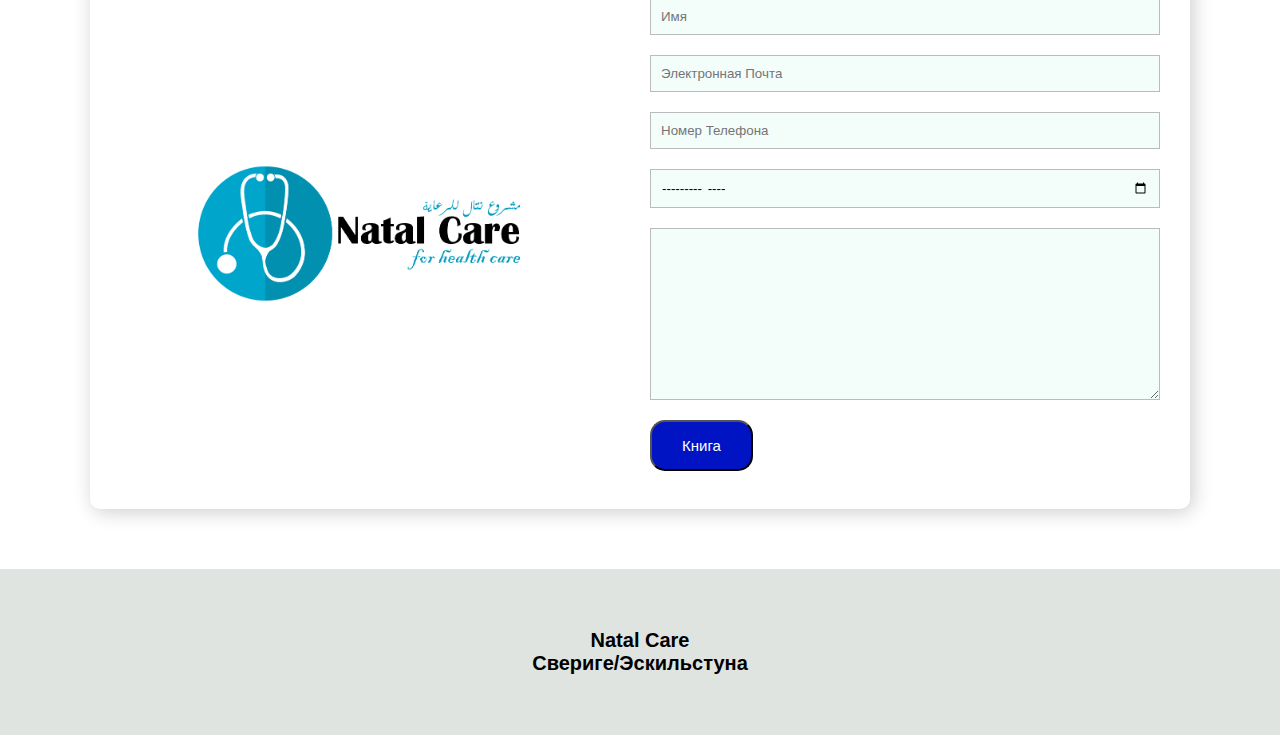
<file: indexru.html>
<!DOCTYPE html>
<html lang="en">
<head>
    <meta charset="UTF-8">
    <meta name="viewport" content="width=device-width, initial-scale=1.0">
    <link rel="stylesheet" href="style.css">
    <link rel="icon" href="icon/report_clipboard_medical_checklist_healthcare_icon_133525 (1).ico">
    <link rel="stylesheet" href="https://cdnjs.cloudflare.com/ajax/libs/font-awesome/6.4.2/css/all.min.css">
    <title>NatalCare</title>
</head>
<body>
    <header id="home">
        <div class="header">
        <img src="images/stethoscope-icon-2316460_1280.png"id="logo">
        <nav class="navbar">
            
            <a href="#home">Основной</a>
            <a href="#about">кто мы</a>
            <a href="#our-services">Услуги</a>
            <a href="#contact">Запись на прием</a>
        </nav>
        <div class="lang-menu">
            <div class="selected-lang">
                Russian
            </div>
            <ul>
                <li>
                    <a href="indexar.html" class="ar">Arabic</a>
                </li>
                <li>
                    <a href="indexeng.html"  class="EN">English</a>
                </li>
                <li>
                    <a href="indexru.html"  class="Ru">Russian</a>
                </li>
                <li>
                    <a href="indexuk.html"  class="Uk">Ukrainian</a>
                </li>
                <li>
                    <a href="index.html"  class="Sw">Swedish</a>
                </li>
                
            </ul>
        </div>
        <div class="icons">
            <div id="menubar" class="fas fa-bars"></div>
            <a href="#contact">Книга</a>
        </div>
    </div>
    </header>
    <div class="background-image">
        <div class="background-content">
            <h1>Natal Care</h1>
                <p><strong>Мы можем помочь тебе </strong> <br>
                    <strong> Медицинские консультации по уходу за новорожденными Медицинские консультации в неэкстренных случаях Выдача медицинского заключения по диагнозу и лечению Помощь в личном направлении в специализированные медицинские отделения Мониторинг плана лечения и лекарств и их эффективности Свяжитесь с нами для консультаций, записавшись на прием через страницу</strong></p>
            <a href="#about">Читать далее</a>
            
        </div>
    </div>
    <div id="about">
        <div class="about">
        <div class="main-about">
            <div class="inner-about">
                <div class="about-content">
                    <h1>О уходе за ребенком</h1>
                    <p><strong>Проект Natal Care был начат в моей организации в декабре 2021 года. Фактически он вышел на рынок летом 2022 года. Проект Natal Care — это амбициозный проект, который станет первым строительным блоком Центра медицинских специальностей Натал в городе Эскильстуна. в ближайшем будущем. Мы помогаем человеку получить правильное лечение в соответствии с действующими в Швеции медицинскими законами. Мы пытаемся построить мост доверия. Между человеком и медицинским сектором в Швеции, чтобы преодолеть культурные, медицинские, языковые и бюрократические различия в ведении дел.</strong></p>
                    <a href="#our-services">цены</a>
                </div>
                
            </div>
            <div class="inner-about">
                <div class="inner-about-image">
                    <img src="images/stethoscope-2617701_1280.jpg">
                </div>
            </div>
        </div>
    </div>
</div>
    <div id="our-services">
        <div class="our-services">
        <div class="services-content">
            <div class="left-services-content">
                <h1>Услуги</h1>
                <p><strong>Медицинская консультация<br>    
                    Психологическое консультирование<br>                   
                    Звонок в службу поддержки<br>                                  
                    Перевод в радиологическое или специализированное отделение<br>                                    
                    Лекции<br>                              
                    Персональная трансферная поддержка<br>      
                    Альтернативная консультационная поддержка<br>   
                    Консультационная работа/назначение врача/наем медицинского персонала
                </strong></p>
            </div>
            
            <div class="right-services-content">
                <div class="right-btn">
                    <a href="#contact">Книга</a>
                </div>
            </div>
        </div>
        <div id="main-services">
            <div class="main-services">
            <div class="inner-services-content">
                <div class="services-icon">
                    <i class="fas fa-notes-medical"></i>
                </div>
                <h2>цены</h2>
                <p><strong>Медицинская консультация 500 крон<br> 
                    Психологическая консультация 500 крон<br> 
                    Звонок в службу поддержки 300крон 
                    Консультативная работа/прием врача/назначение медицинского персонала по договоренности<br>
                    Лекции по договоренности 
                </strong></p>
            </div>
            <div class="inner-services-content">
                <div class="services-icon">
                    <i class="fas fa-user-md"></i>
                </div>
                <h2>цены</h2>
                <p><strong>Поддержка личным переводом в размере 300 крон<br> 
                    
                    Альтернативная консультационная поддержка 300 крон<br> 
                    
                    Передача рентгена в специализированное отделение 500 крон.<br> 
                    
                    Медицинский туризм по договоренности<br> 
                    
                    
                </strong></p>
            </div>
        </div>
    </div>
    </div>
</div>
    <div class="why-choseus">
        <div class="main-chose">
            <div class="inner-chose">
                <img src="images/medical-563427_1280.jpg">
            </div>
            
            <div class="inner-chose">
                <h1>Почему вам следует выбрать нас?</h1>
                
                <div class="inner-chose-content">
                <div class="main-inner-chose">
                    <div class="chose-icons">
                        <i class="fas fa-notes-medical"></i>
                    </div>
                    <div class="icon-content">
                        <p><strong>Высокое медицинское качество Веб-сайт Natal Care предоставляет высококачественную и специализированную медицинскую помощь с упором на передовые технологии и новейшую медицинскую информацию.</strong></p>
                    </div>
                </div>
                
                
                
                <div class="main-inner-chose">
                    <div class="chose-icons">
                        <i class="fas fa-hospital-user"></i>
                    </div>
                    <div class="icon-content">
                        <p><strong>Хорошая репутация Natal Care в сфере здравоохранения и то, насколько клиенты считают ее заслуживающей доверия и надежной в предоставлении медицинских услуг.</strong></p>
                    </div>
                </div>
                
                <div class="main-inner-chose">
                    <div class="chose-icons">
                        <i class="fas fa-user-md"></i>
                    </div>
                    <div class="icon-content">
                        <p><strong>Natal Care использует передовые технологии для диагностики и лечения различных заболеваний, такие как обновленные медицинские устройства и интеллектуальные приложения для пациентов.</strong></p>
                    </div>
                </div>
                
                </div>
                
            </div>
        </div>
    </div>
    <div id="about">
        <div class="about">
        <div class="main-about">
            <div class="inner-about">
                <div class="about-content">
                    <h1>Dr.Neddal alhaj mostufa</h1>
                    <p><strong>Доктор Нидаль Салех Аль-Хадж Мустафа — врач сирийского происхождения, проживает в Королевстве Швеция уже 9 лет
                        . Я работаю торакальным врачом в больнице Малар Эскильстуна. Он получил медицинскую стипендию Медицинского университета 
                        Линчёпинга в Швеции. Я говорю на пяти языках: арабском, шведском, русском, украинском и английском. Проект 
                        «Nital Care» — мечта всей семьи. Проект был основан в декабре 2021 года и фактически вышел на рынок летом 2022 года. 
                        Целью проекта Natal Care является начало работы специализированного медицинского центра Natal в Эскильстуне в ближайшем 
                        будущем. Мы стремимся облегчить людям получение правильного лечения в соответствии со шведским медицинским 
                        законодательством. Мы также работаем над построением моста доверия между отдельными людьми и медицинским сектором Швеции, 
                        чтобы преодолеть культурные, языковые и бюрократические различия в деловых отношениях.</strong>  
                        </p>
                    <div class="social">
                        <a href="https://www.facebook.com/profile.php?id=100087414281694" target="_blank">
                            <i class="fa-brands fa-facebook"></i>
                            <a href="https://api.whatsapp.com/send?phone=46700160167&text=Natal%20Care" target="_blank">
                                <i class="fa-brands fa-whatsapp"></i>
                                <a href="https://instagram.com/dr.neddal?utm_source=qr&igshid=MzNlNGNkZWQ4Mg%3D%3D" target="_blank">
                                    <i class="fa-brands fa-instagram"></i>
                                    <a href="https://www.tiktok.com/@dr.neddal?_t=8fKSQAMPpMf&_r=1" target="_blank">
                                        <i class="fa-brands fa-tiktok"></i>
                                    
                                        
                        </a>
                    </div>
                </div>
                
            </div>
            <div class="inner-about">
                <div class="inner-about-image">
                    <img src="images/neddal1.jpeg">
                </div>
            </div>
        </div>
    </div>
    <!-- <div class="why-choseus">
        <div class="main-chose">
            <div class="inner-chose">
                <img src="images/neddal1.jpeg">
            </div>
            <div class="inner-chose">
                <h1>Dr.Neddal alhaj mostufa</h1>
                
                <div class="inner-chose-content">
                <div class="main-inner-chose">
                    <div class="chose-icons">
                        
                            <i class="fa-brands fa-facebook"></i>
                    </div>
                    <div class="icon-content">
                        <p>Är ursprungligen från Syrien .Jag bor i Sverige sed
                            an 2013 .Gift och har tre barn .Natal care är vårt drömprojekt som vi strävar att så småningom bygga upp i Sverige .</p>
                    </div>
                </div>
                
                
                
                <div class="main-inner-chose">
                    <div class="chose-icons">
                        
                            <i class="fa-brands fa-instagram"></i>
                    </div>
                    <div class="icon-content">
                        <p>Jag har utbildat mig på Linköping universitet på kompletterande utbildning för utländska läkare 2018/2019. Själv talar jag fem språk (Arabiska , Svenska , Ryska ,Ukrainska ,Engelska).</p>
                    </div>
                </div>
                
                <div class="main-inner-chose">
                    <div class="chose-icons">
                        
                            <i class="fa-brands fa-whatsapp"></i>
                    </div>
                    <div class="icon-content">
                        <p>Jobbar som ST läkare på Lungkliniken Mälarsjukhuset i Eskilstuna där jag har fast anställning .
                            Natal care startades som ett projekt på min enskilda firma  under december 2021, praktisk i marknaden sommaren 2022 genom att utbilda nyanlända flyktingar.   
                            </p>
                    </div>
                </div>
                <div class="main-inner-chose">
                    <div class="chose-icons">
                        
                            <i class="fa-brands fa-tiktok"></i>
                    </div>
                    <div class="icon-content">
                        <p>Jobbar som ST läkare på Lungkliniken Mälarsjukhuset i Eskilstuna där jag har fast anställning .
                            Natal care startades som ett projekt på min enskilda firma  under december 2021, praktisk i marknaden sommaren 2022 genom att utbilda nyanlända flyktingar.   
                            </p>
                    </div>
                </div>
                </div>
                
            </div>
        </div>
    </div> -->
    <section id="contact">
        <div class="container">
            <h2><i class="fas fa-hospital-user"></i>Запись на прием<span class="text-primary"></span></h2>
            <div class="row">
                <img src="images/logonatal2.png" alt="Get In Touch">
                <form action="https://formsubmit.co/contactfahadsalh@gmail.com" method="POST">
                    <input type="text" name="Name" id="Name" placeholder="имя" required>
                    <input type="email" name="Email" id="Email" placeholder="Электронная почта" required>
                    <input type="email" name="Number" id="Number" placeholder="номер телефона" required>
                    <input type="month" name="month" id="Month" placeholder="Назначенная дата" required>
                    <textarea name="Message" id="Message" cols="30" rows="10" placeholder="какова твоя ситуация" required>  
                    </textarea>
                    <button type="submit" class="btn-primary">Книга</button>
                </form>
            </div>
        </div>
    </section>
    <div class="footer">
        <div class="main-footer">
            <div class="inner-footer">
                <h1>Natal care <br>
                    Свериге/Эскильстуна<br>
        
        </div>
    </div>
    
            <script src="script.js"></script>
            
</body>
</html>
</file>
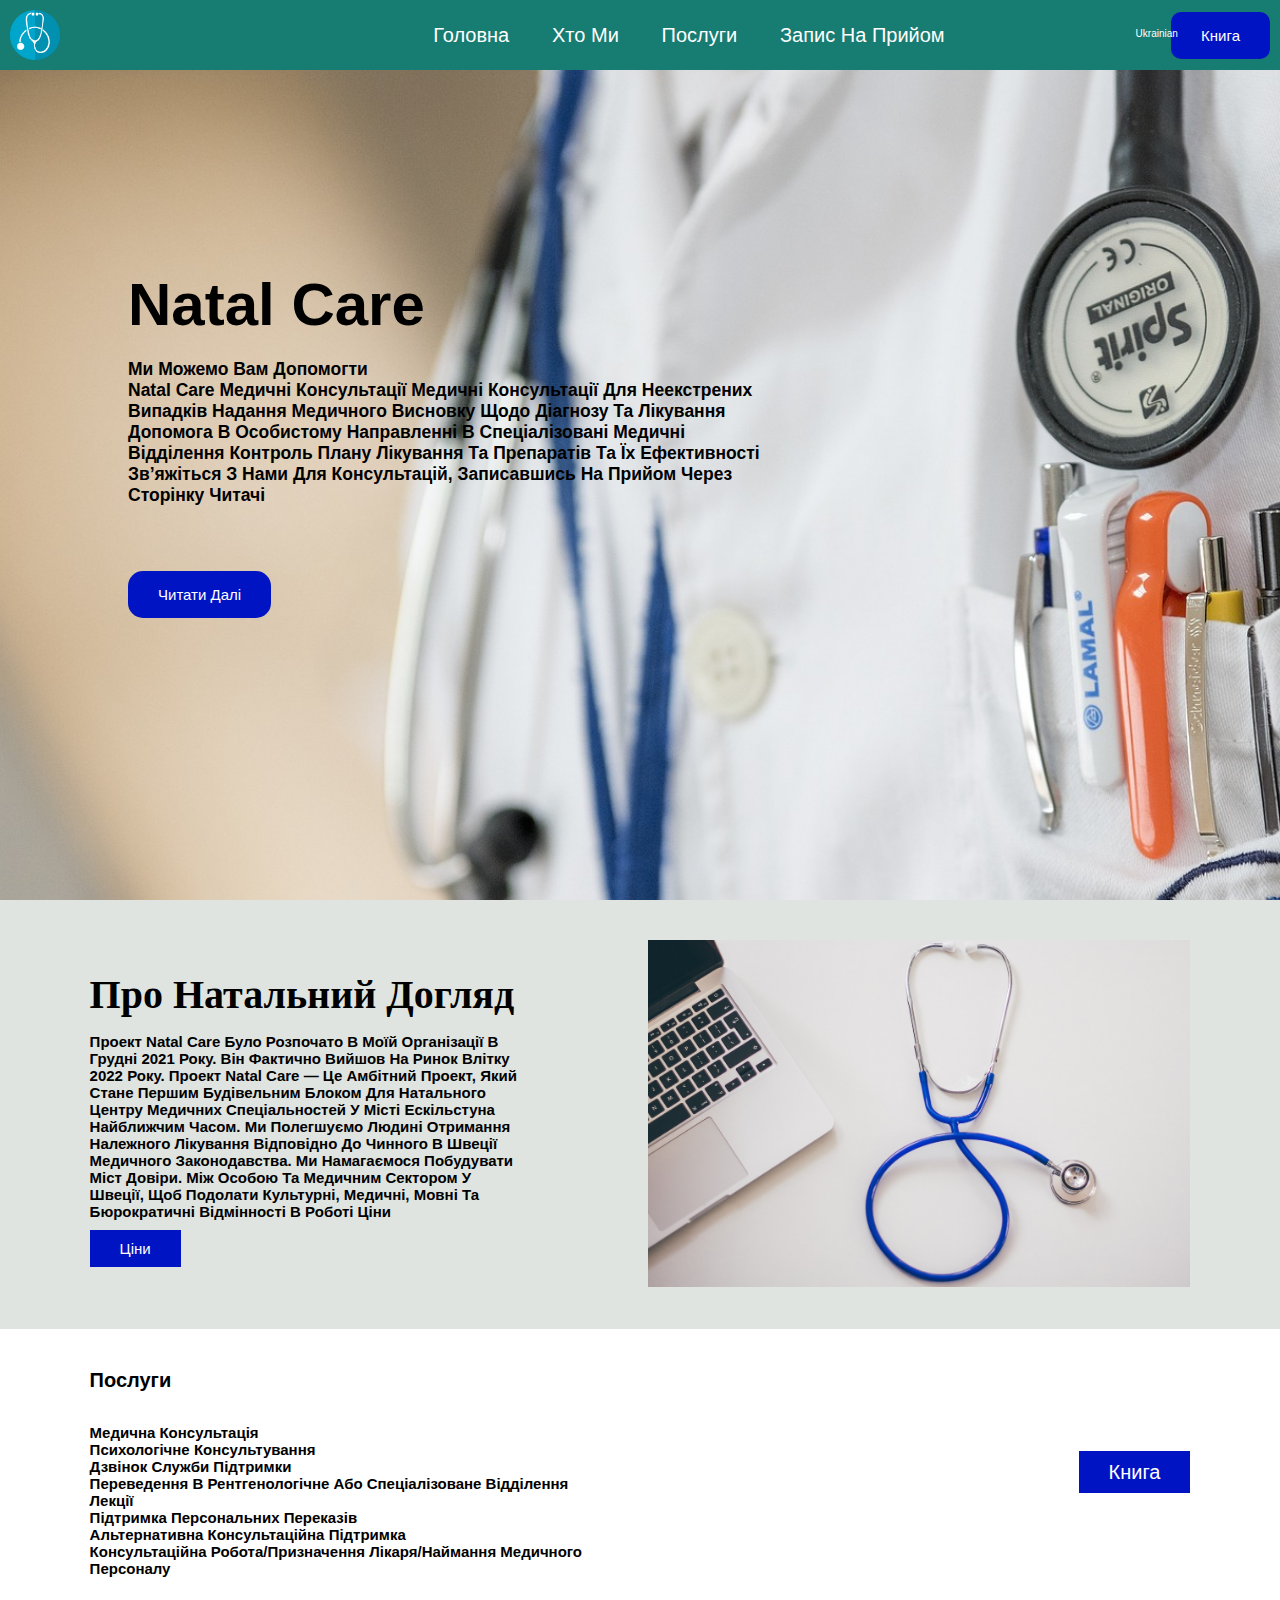
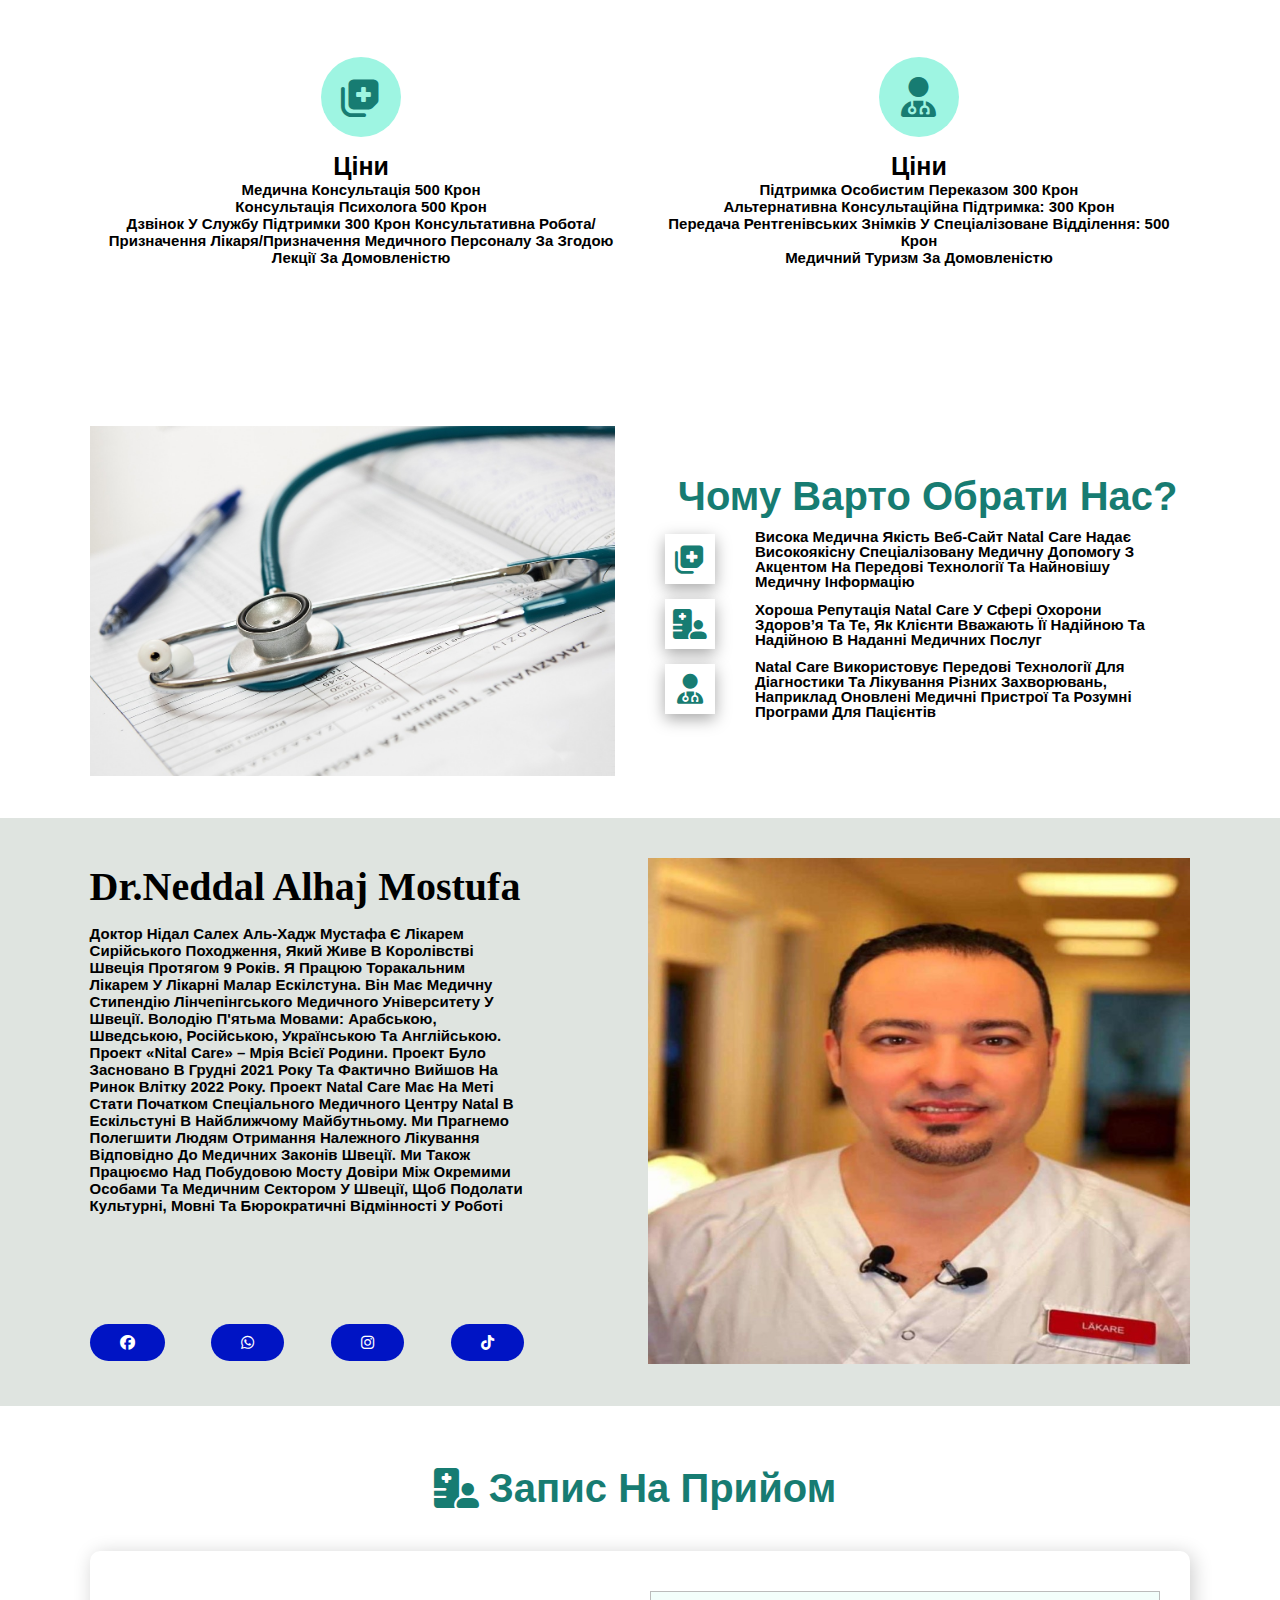
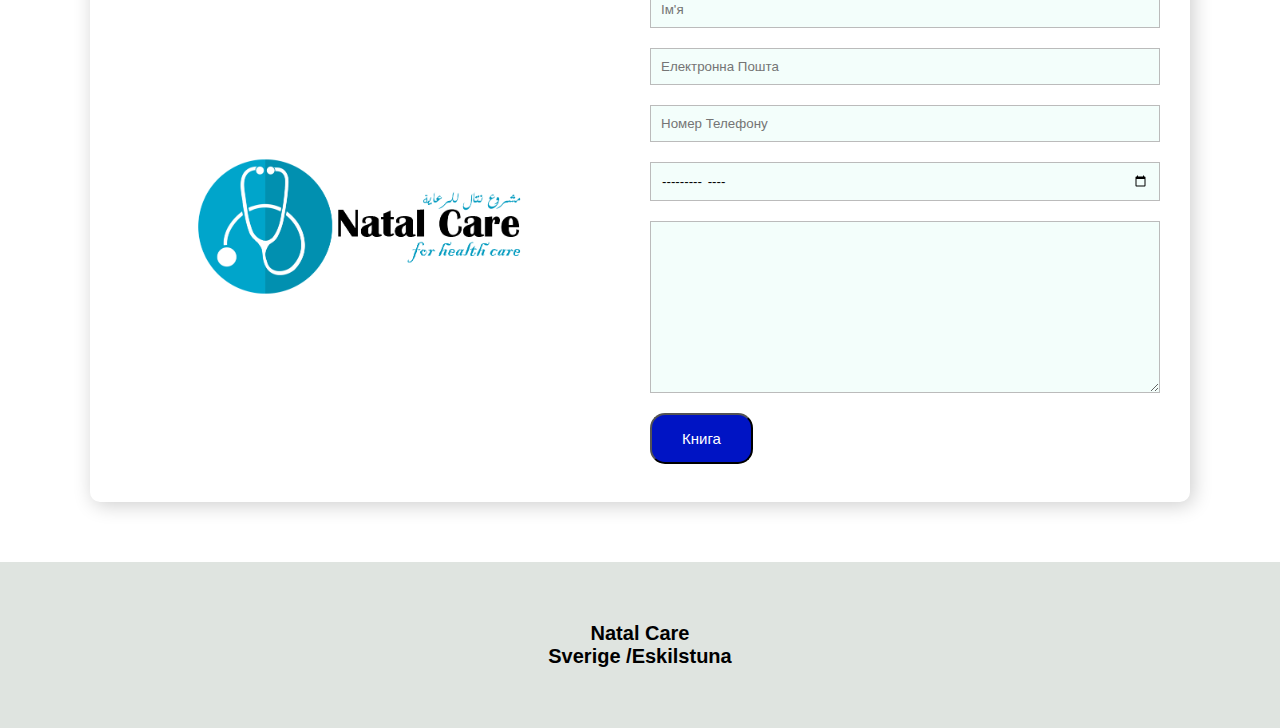
<file: indexuk.html>
<!DOCTYPE html>
<html lang="en">
<head>
    <meta charset="UTF-8">
    <meta name="viewport" content="width=device-width, initial-scale=1.0">
    <link rel="stylesheet" href="style.css">
    <link rel="icon" href="icon/report_clipboard_medical_checklist_healthcare_icon_133525 (1).ico">
    <link rel="stylesheet" href="https://cdnjs.cloudflare.com/ajax/libs/font-awesome/6.4.2/css/all.min.css">
    <title>NatalCare</title>
</head>
<body>
    <header id="home">
        <div class="header">
        <img src="images/stethoscope-icon-2316460_1280.png"id="logo">
        <nav class="navbar">
            
            <a href="#home">Головна</a>
            <a href="#about">хто ми</a>
            <a href="#our-services">Послуги</a>
            <a href="#contact">Запис на прийом</a>
        </nav>
        <div class="lang-menu">
            <div class="selected-lang">
                Ukrainian
            </div>
            <ul>
                <li>
                    <a href="indexar.html" class="ar">Arabic</a>
                </li>
                <li>
                    <a href="indexeng.html"  class="EN">English</a>
                </li>
                <li>
                    <a href="indexru.html"  class="Ru">Russian</a>
                </li>
                <li>
                    <a href="indexuk.html"  class="Uk">Ukrainian</a>
                </li>
                <li>
                    <a href="index.html"  class="Sw">Swedish</a>
                </li>
                
            </ul>
        </div>
        <div class="icons">
            <div id="menubar" class="fas fa-bars"></div>
            <a href="#contact">книга</a>
        </div>
    </div>
    </header>
    <div class="background-image">
        <div class="background-content">
            <h1>Natal Care</h1>
                <p><strong>Ми можемо вам допомогти</strong> <br>
                    <strong>Natal Care Медичні консультації Медичні консультації для неекстрених випадків Надання медичного висновку щодо діагнозу та лікування Допомога в особистому направленні в спеціалізовані медичні відділення Контроль плану лікування та препаратів та їх ефективності Зв’яжіться з нами для консультацій, записавшись на прийом через сторінку
                    Читачі</strong></p>
            <a href="#about">Читати далі</a>
            
        </div>
    </div>
    <div id="about">
        <div class="about">
        <div class="main-about">
            <div class="inner-about">
                <div class="about-content">
                    <h1>Про натальний догляд</h1>
                    <p><strong>Проект Natal Care було розпочато в моїй організації в грудні 2021 року. Він фактично вийшов на ринок влітку 2022 року. Проект Natal Care — це амбітний проект, який стане першим будівельним блоком для Натального центру медичних спеціальностей у місті Ескільстуна найближчим часом. Ми полегшуємо людині отримання належного лікування відповідно до чинного в Швеції медичного законодавства. Ми намагаємося побудувати міст довіри. Між особою та медичним сектором у Швеції, щоб подолати культурні, медичні, мовні та бюрократичні відмінності в роботі

                        ціни</strong></p>
                    <a href="#our-services">ціни</a>
                </div>
                
            </div>
            <div class="inner-about">
                <div class="inner-about-image">
                    <img src="images/stethoscope-2617701_1280.jpg">
                </div>
            </div>
        </div>
    </div>
</div>
    <div id="our-services">
        <div class="our-services">
        <div class="services-content">
            <div class="left-services-content">
                <h1>Послуги</h1>
                <p><strong><br>    
                    Медична консультація<br>                   
                    Психологічне консультування<br>                                  
                    Дзвінок служби підтримки<br>                                    
                    Переведення в рентгенологічне або спеціалізоване відділення<br>                              
                    Лекції<br>      
                    Підтримка персональних переказів<br>
                    Альтернативна консультаційна підтримка <br>   
                    Консультаційна робота/призначення лікаря/наймання медичного персоналу
                </strong>    </p>
            </div>
            
            <div class="right-services-content">
                <div class="right-btn">
                    <a href="#contact">книга</a>
                </div>
            </div>
        </div>
        <div id="main-services">
            <div class="main-services">
            <div class="inner-services-content">
                <div class="services-icon">
                    <i class="fas fa-notes-medical"></i>
                </div>
                <h2>ціни</h2>
                <p><strong>Медична консультація 500 крон<br> 
                    Консультація психолога 500 крон<br> 
                    Дзвінок у службу підтримки 300 крон 
                    Консультативна робота/призначення лікаря/призначення медичного персоналу за згодою<br>
                    Лекції за домовленістю
                </strong></p>
            </div>
            <div class="inner-services-content">
                <div class="services-icon">
                    <i class="fas fa-user-md"></i>
                </div>
                <h2>ціни</h2>
                <p><strong>Підтримка особистим переказом 300 крон<br> 
                    
                    Альтернативна консультаційна підтримка: 300 крон<br> 
                    
                    Передача рентгенівських знімків у спеціалізоване відділення: 500 крон<br> 
                    
                    Медичний туризм за домовленістю<br> 
                    
                    
                </strong></p>
            </div>
        </div>
    </div>
    </div>
</div>
    <div class="why-choseus">
        <div class="main-chose">
            <div class="inner-chose">
                <img src="images/medical-563427_1280.jpg">
            </div>
            
            <div class="inner-chose">
                <h1>Чому варто обрати нас?</h1>
                
                <div class="inner-chose-content">
                <div class="main-inner-chose">
                    <div class="chose-icons">
                        <i class="fas fa-notes-medical"></i>
                    </div>
                    <div class="icon-content">
                        <p><strong>Висока медична якість Веб-сайт Natal Care надає високоякісну спеціалізовану медичну допомогу з акцентом на передові технології та найновішу медичну інформацію</strong></p>
                    </div>
                </div>
                
                
                
                <div class="main-inner-chose">
                    <div class="chose-icons">
                        <i class="fas fa-hospital-user"></i>
                    </div>
                    <div class="icon-content">
                        <p><strong>Хороша репутація Natal Care у сфері охорони здоров’я та те, як клієнти вважають її надійною та надійною в наданні медичних послуг</strong></p>
                    </div>
                </div>
                
                <div class="main-inner-chose">
                    <div class="chose-icons">
                        <i class="fas fa-user-md"></i>
                    </div>
                    <div class="icon-content">
                        <p><strong>Natal Care використовує передові технології для діагностики та лікування різних захворювань, наприклад оновлені медичні пристрої та розумні програми для пацієнтів</strong></p>
                    </div>
                </div>
                
                </div>
                
            </div>
        </div>
    </div>
    <div id="about">
        <div class="about">
        <div class="main-about">
            <div class="inner-about">
                <div class="about-content">
                    <h1>Dr.Neddal alhaj mostufa</h1>
                    <p><strong>Доктор Нідал Салех Аль-Хадж Мустафа є лікарем сирійського походження, який живе в Королівстві Швеція протягом 9 років. Я працюю торакальним лікарем у лікарні Малар Ескілстуна. Він має медичну стипендію Лінчепінгського медичного університету у Швеції. Володію п'ятьма мовами: арабською, шведською, російською, українською та англійською. Проект «Nital Care» – мрія всієї родини. Проект було засновано в грудні 2021 року та фактично вийшов на ринок влітку 2022 року. Проект Natal Care має на меті стати початком спеціального медичного центру Natal в Ескільстуні в найближчому майбутньому. Ми прагнемо полегшити людям отримання належного лікування відповідно до медичних законів Швеції. Ми також працюємо над побудовою мосту довіри між окремими особами та медичним сектором у Швеції, щоб подолати культурні, мовні та бюрократичні відмінності у роботі 
                    </strong>   </p>
                    <div class="social">
                        <a href="https://www.facebook.com/profile.php?id=100087414281694" target="_blank">
                            <i class="fa-brands fa-facebook"></i>
                            <a href="https://api.whatsapp.com/send?phone=46700160167&text=Natal%20Care" target="_blank">
                                <i class="fa-brands fa-whatsapp"></i>
                                <a href="https://instagram.com/dr.neddal?utm_source=qr&igshid=MzNlNGNkZWQ4Mg%3D%3D" target="_blank">
                                    <i class="fa-brands fa-instagram"></i>
                                    <a href="https://www.tiktok.com/@dr.neddal?_t=8fKSQAMPpMf&_r=1" target="_blank">
                                        <i class="fa-brands fa-tiktok"></i>
                                    
                                        
                        </a>
                    </div>
                </div>
                
            </div>
            <div class="inner-about">
                <div class="inner-about-image">
                    <img src="images/neddal1.jpeg">
                </div>
            </div>
        </div>
    </div>
    <!-- <div class="why-choseus">
        <div class="main-chose">
            <div class="inner-chose">
                <img src="images/neddal1.jpeg">
            </div>
            <div class="inner-chose">
                <h1>Dr.Neddal alhaj mostufa</h1>
                
                <div class="inner-chose-content">
                <div class="main-inner-chose">
                    <div class="chose-icons">
                        
                            <i class="fa-brands fa-facebook"></i>
                    </div>
                    <div class="icon-content">
                        <p>Är ursprungligen från Syrien .Jag bor i Sverige sed
                            an 2013 .Gift och har tre barn .Natal care är vårt drömprojekt som vi strävar att så småningom bygga upp i Sverige .</p>
                    </div>
                </div>
                
                
                
                <div class="main-inner-chose">
                    <div class="chose-icons">
                        
                            <i class="fa-brands fa-instagram"></i>
                    </div>
                    <div class="icon-content">
                        <p>Jag har utbildat mig på Linköping universitet på kompletterande utbildning för utländska läkare 2018/2019. Själv talar jag fem språk (Arabiska , Svenska , Ryska ,Ukrainska ,Engelska).</p>
                    </div>
                </div>
                
                <div class="main-inner-chose">
                    <div class="chose-icons">
                        
                            <i class="fa-brands fa-whatsapp"></i>
                    </div>
                    <div class="icon-content">
                        <p>Jobbar som ST läkare på Lungkliniken Mälarsjukhuset i Eskilstuna där jag har fast anställning .
                            Natal care startades som ett projekt på min enskilda firma  under december 2021, praktisk i marknaden sommaren 2022 genom att utbilda nyanlända flyktingar.   
                            </p>
                    </div>
                </div>
                <div class="main-inner-chose">
                    <div class="chose-icons">
                        
                            <i class="fa-brands fa-tiktok"></i>
                    </div>
                    <div class="icon-content">
                        <p>Jobbar som ST läkare på Lungkliniken Mälarsjukhuset i Eskilstuna där jag har fast anställning .
                            Natal care startades som ett projekt på min enskilda firma  under december 2021, praktisk i marknaden sommaren 2022 genom att utbilda nyanlända flyktingar.   
                            </p>
                    </div>
                </div>
                </div>
                
            </div>
        </div>
    </div> -->
    <section id="contact">
        <div class="container">
            <h2><i class="fas fa-hospital-user"></i>Запис на прийом<span class="text-primary"></span></h2>
            <div class="row">
                <img src="images/logonatal2.png" alt="Get In Touch">
                <form action="https://formsubmit.co/contactfahadsalh@gmail.com" method="POST">
                    <input type="text" name="Name" id="Name" placeholder="Ім'я" required>
                    <input type="email" name="Email" id="Email" placeholder="Електронна пошта" required>
                    <input type="email" name="Number" id="Number" placeholder="номер телефону" required>
                    <input type="month" name="month" id="Month" placeholder="Дата призначення" required>
                    <textarea name="Message" id="Message" cols="30" rows="10" placeholder="яка у вас ситуація" required>  
                    </textarea>
                    <button type="submit" class="btn-primary">книга</button>
                </form>
            </div>
        </div>
    </section>
    <div class="footer">
        <div class="main-footer">
            <div class="inner-footer">
                <h1>Natal care <br>
                    Sverige /Eskilstuna <br>
        
        </div>
    </div>
    
            <script src="script.js"></script>
            
</body>
</html>
</file>
<file: style.css>
:root{
    --mainclr:#177c72;
    --secclr:#0014c4;
    --third:#DFE4E0;
    --mainafterclr:hsl(167, 81%, 79%);
}
*{
    font-family: sans-serif;
    margin: 0;
    padding: 0;
    outline: none;
    box-sizing: border-box;
    transition: .2s;
    text-transform: capitalize;
    text-decoration: none;
}
html{
    scroll-behavior: smooth;
    font-size: 62.5%;
    

}
a{
    text-decoration: none;

}
.header{
    padding: 1rem;
background-color: var(--mainclr);
display: flex;
justify-content: space-between;
align-items: center;
position: fixed;
left: 0;
right: 0;
z-index: 1000;
}
.header #logo {
    width: 50px;
}
.header #logo{
    padding: 0;
    margin: 0;
    color: white;
    font-size: 2rem;
    font-weight: 600;
}
.navbar a{
    
    color: white;
    font-size: 2rem;
    font-weight: 200;
    margin-left: 4rem;
    position: relative;
    left: 180px;
}
.navbar ul {
    list-style: none;
    
}
.navbar ul li {
    display: inline-block;
    position: relative;

}
.navbar ul li a {
    display: block;
    padding: 20px 25px;
    color: #fff;
    text-decoration: none;
    text-align: center;
    font-size: 20px;

}
.navbar ul li ul.dropdown li {
    display: block;

}
ul.dropdown {
    width: 100%;
    background-color: var(--secclr);
    position: absolute;
    z-index: 999;
    display: none;
}
ul.dropdown a:hover{
    background: var(--secclr);

}
.navbar ul li a:hover ul.dropdown {
    display: block;
}

.navbar a:after{
    content: '';
    background: var(--secclr);
    width: 0;
    height: 3px;
    position: absolute;
    top: 100%;
    left: 0;
    margin-top: 5px;
    transition: .3s;

}
.navbar a:hover:after{
    content: '';
    background: var(--secclr);
    width: 100%;
    height: 3px;
    position: absolute;
    top: 100%;
    left: 0;
    margin-top: 5px;
}
.icons div{
    font-size: 2rem;
    margin-right: 1rem;
    color: white;
    display: none;
}
.icons a{
    color: white;
    background: var(--secclr);
    padding: 1.5rem 3rem;
    font-size: 1.5rem;
    border-radius: 10px;
    transition: .2s;
}
.icons a:hover{
    background: transparent;
    border: 1px solid var(--secclr);
}
.navbar.active {
    clip-path: polygon(0 0, 100% 0, 100% 100%, 0% 100%);
}
.background-image{
    background: url(images/doctor-563428_1280.jpg);
    width: 100%;
    height: 100vh;
    background-size: cover;
    background-repeat: no-repeat;
    padding-top: 6%;
    position: relative;
}
.background-content{
    position: absolute;
    top: 30%;
    left: 50%;
    width: 50%;
    transform: translate(-80%);
}
.background-content h1{
    color: black;
    font-size: 60px;
    margin-bottom: 20px;
}
.background-content p {
    font-size: 1.75rem;
    font-weight: 450;
    margin-bottom: 80px;
}
.background-content a {
background: var(--secclr);
padding: 1.5rem 3rem;
border-radius: 15px;
color: white;
font-size: 1.5rem;
transition: .5s;
}
.background-content a:hover{
    background: transparent;
    border: 1px solid var(--secclr);
    color: black;
}
.lang-menu{
    /* display: flex; */
    left: 160px;
    margin-top: 10px;
    position: relative;
}
.selected-lang{
    color: white;
    cursor: pointer; 
    display: flex;
    justify-content: space-between;
    line-height: 2;
    width: 100px;
}
.selected-lang::before{
    content: '';
    display: inline-block;
    width: 32px;
    height: 32px;
    background-image: url(https://www.countryflags.io/us/flat/32.png);
}
.lang-menu ul {
    margin: 0;
    padding: 0;
    background-color: #fff;
    border: 1px solid #f2f8f8;
    box-shadow: 0px 1px 10px rgba(0, 0, 0, 0.2);
    border-radius: 5px;
    display: none;
    position: absolute;
    top: 25px;
    left: 0;
}
.lang-menu ul li{
    list-style: none;
    display: flex;
    justify-content: space-between;


}
.lang-menu ul li a {
    width: 140px;
    display: block;
    padding: 5px 10px;
}
.lang-menu ul li a:before{
    content: '';
    display: inline-block;
    width: 32px;
    height: 32px;
    margin-right: 10px;
    vertical-align: middle;
    background-image: url(https://www.countryflags.io/us/flat/32.png);
}
.lang-menu ul li a:hover {
    background-color: #f2f2f2;

}
.ar:before{
    background-image: url(https://www.countryflags.io/us/flat/32.png);
}
.EN:before{
    background-image: url(flags/usa_15808.ico);
}
.Ru:before{
    background-image: url(https://www.countryflags.io/us/flat/32.png);
}
.Uk:before{
    background-image: url(https://www.countryflags.io/us/flat/32.png);
}
.Sw:before{
    background-image: url(https://www.countryflags.io/us/flat/32.png);
}
.lang-menu:hover ul{
display: block;
}

.about{
    padding: 4rem 7%;
    background: var(--third);
}
.main-about{
    display: flex;
    justify-content: center;
    align-items: center;
    gap: 15px;
    flex-wrap: wrap;
}
.inner-about{
    flex: 1 1 45rem;
}
.inner-about .inner-about-image img{
    width: 100%;
}
.about-content{
width: 80%;
}
.about-content h1{
    font-family: 'Pacifico', cursive;
}
#about.social{
    margin: 1rem 0 2rem;
}
.social {
    border-radius: 15px;
    display: flex;
    justify-content: space-between;
}
.social a {
    margin-top: 9rem;
    border-radius: 50px;
}
.about-content h1{
font-size: 40px;
margin-bottom: 15px;
}
.about-content p {
    font-size: 1.5rem;
    margin-bottom: 20px;
}
.about-content a {
    background: var(--secclr);
    padding: 1rem 3rem;
    font-size: 1.5rem;
    color: white;
}
.about-content a:hover{
    background: transparent;
    border: 1px solid var(--secclr);
    color: black;
}
.our-services{
    padding: 4rem 7%;
}
.services-content{
    display: flex;
    justify-content: space-between;
    align-items: center;
    flex-wrap: wrap;
    gap: 50px;
}
.left-services-content{
    flex: 1 1 45rem;
}
.right-services-content{
    flex: 1 1 45rem;
    display: flex;
    justify-content: flex-end;
}
.left-services-content h1 {
    font: 40px;
    margin-bottom: 15px;   
}
.left-services-content p{
    font-size: 1.5rem;
}
.right-services-content .right-btn a {
    padding: 1rem 3rem;
    font-size: 2rem;
    color: white;
    background: var(--secclr);
}
.right-services-content .right-btn a:hover {
    border: 1px solid var(--secclr);
    background: transparent;
    color: black;
}
.main-services{
    padding: 6rem 0;
    display: flex;
    justify-content: center;
    align-items: center;flex-wrap: wrap;
    gap: 15px;
}
.inner-services-content{
flex: 1 1 300px;
padding: 2rem 1rem;
text-align: center;
}
.inner-services-content h2{
font-size: 25px;
}
.inner-services-content p{
font-size: 1.5rem;
}
.services-icon i{
    font-size: 4rem;
    width: 8rem;
    height: 8rem;
    border-radius: 50%;
    text-align: center;
    line-height: 8rem;
    background: var(--mainafterclr);
    color: var(--mainclr);
    margin-bottom: 15px;
    cursor: pointer;
}
.services-icon i:hover{
color: white;
background: var(--mainclr);
}
.gallery{
    padding: 4rem 7%;
}
.gallery h1{
    color: var(--mainclr);
    font-size: 40px;
    text-align: center;
    margin-bottom: 20px;
}
.main-gallery{
display: flex;
justify-content: center;
align-items: center;
gap: 10px;
flex-wrap: wrap;    
}
.inner-gallery {
    flex: 1 1 300px;
}
.inner-gallery img {
    width: 100%;
}
.our-doctors{
    padding: 4rem 7%; 
}
.our-doctors h1{
    font-family: 'Caveat', cursive;
    
text-align: center;
font-size: 40px;
color: var(--mainclr);
margin-bottom: 20px;
}
.our-doctors h2{
text-align: right;
font-size: 20px;
color: var(--mainclr);
margin-bottom: 20px;
}
.our-doctors p{
    text-align: right;
    font-size: 20px;
    color: var(--mainclr);
    margin-bottom: 20px;
    }
    .our-doctors .iconss{
        display: flex;
        justify-content: right;
        text-align: right;
        font-size: 20px;
        color: var(--mainclr);
        margin-bottom: 20px;
        }
.main-doctor{
    display: flex;
    justify-content: center;
    align-items: center;
    margin: 1rem 0;
    /* flex-wrap: wrap;
    gap: 20px; */
}
.inner-doctor{
    flex: 1 1 300px;
    position: relative;
}
.inner-doctor img {
    
    display: flex;
    justify-content: left;
    width: 30%;
}
/* .our-doctors p{
font-size: 1.5rem;
    line-height: 1;
} */
.doc-icons{
    width: 5rem;
    height: 5rem;
    line-height: 5rem;
    background: white;
    color: var(--mainclr);
    font-size: 3rem;
    text-align: center;
    box-shadow: rgba(0, 0, 0, 0.35) 0px 5px 15px ;
    /* position: absolute;
        bottom: 2%;  */
}
.doc-icons div{
    font-size: 2rem;
    color: var(--mainclr);
    background: white;
    border: 1px solid black;
    margin-left: 2rem;
    width: 4rem;
    height: 4rem;
    line-height: 4rem;
    text-align: center;
}
.why-choseus{
    padding: 4rem 7%;
}
.main-chose{
    display: flex;
    justify-content: center;
    align-items: center;
    flex-wrap: wrap;
    gap: 50px;
}
.inner-chose{
    flex: 1 1 45rem;
}
.inner-chose img{
    width: 100%;
}
.inner-chose h1 {
    text-align: center;
    font-size: 40px;
    color: var(--mainclr);
}
.main-inner-chose{
    display: flex;
    align-items: center;
    justify-content: center;
    margin: 1rem 0;
}
.chose-icons i{
    width: 5rem;
    height: 5rem;
    line-height: 5rem;
    background: white;
    color: var(--mainclr);
    font-size: 3rem;
    text-align: center;
    box-shadow: rgba(0, 0, 0, 0.35) 0px 5px 15px ;
}
.icon-content {
    padding: 0 4rem;
}
.icon-content p {
    font-size: 1.5rem;
    line-height: 1;
}
.footer{
    padding: 6rem 7%;
    background: var(--third);
}
.main-footer{
    display: flex;
    justify-content: center;
    align-items: center;
    gap: 20px;
    flex-wrap: wrap;
}
#contact{
    padding: 6rem 7%;
}
#contact .container h2 {
    display: flex;
justify-content: center;
align-items: center;
gap: 10px;
flex-wrap: wrap;  
}
#contact .container h2{
    text-align: center;
    font-size: 40px;
    color: var(--mainclr);
    margin-bottom: 20px; 
}
#contact .row {
    margin-top: 4rem;
    display: grid;
    grid-template-columns: repeat(2,1fr);
    column-gap: 2rem;
    background: #fff;
    box-shadow: 3px 3px 20px rgba(0, 0, 0, 0.2);
    padding: 2rem 3rem;
    border-radius: 10px;
}
#contact .row input,#contact .row textarea {
    display: block;
    width: 100%;
    margin: 20px 0;
    padding: 10px;
    background-color: #00f4ab0c;
    outline: none;
    border: 1px solid #bbb;
}
#contact .row img {
    width: 100%;
}
.inner-footer{
flex: 1 1 200px;
}
.inner-footer img{
width: 40%;
}
.inner-footer h1 {
    text-align: center;
    font-size: 2rem;
    color: black;
}
.inner-footer a {
    font-size: 1.5rem;
    font-weight: bolder;
    color: black;
    display: block;
    margin-top: 1rem;
    padding-top: 1rem;
}
.inner-footer a:hover{
    margin-left: 10px;

}
.row button{
    background: var(--secclr);
    padding: 1.5rem 3rem;
    border-radius: 15px;
    color: white;
    font-size: 1.5rem;
    transition: .5s;
    }
    .row button:hover{
        background: transparent;
        border: 1px solid var(--secclr);
        color: black;
    }



@media(max-width:767px){

    html {
        font-size: 55%;
    }
    .header{
        padding: 2rem;
    }
    .icons div {
        display: initial;

    }
    .navbar{
        position: absolute;
        top: 100%;
        left: 0;
        right: 0;
        width: 100%;
        height: 100vh;
        background: var(--secclr);
        display: flex;
        justify-content: center;
        align-items: left;
        flex-direction: column;
        clip-path: polygon(0 0, 0 0, 0 100%, 0% 100%);
    }
    .navbar::before{
        position: absolute;
        top: 100%;
        left: 0;
        right: 0;
        width: 100%;
        height: 100vh;
        background: var(--secclr);
        display: flex;
        justify-content: center;
        align-items: left;
        flex-direction: column;
        clip-path: polygon(0 0, 0 0, 0 100%, 0% 100%);
        transition: 0.5s;
    }
    .navbar:hover{
        position: absolute;
        top: 100%;
        left: 0;
        right: 0;
        width: 100%;
        height: 100vh;
        background: var(--secclr);
        display: flex;
        justify-content: center;
        align-items: left;
        flex-direction: column;
        clip-path: polygon(0 0, 0 0, 0 100%, 0% 100%);
        transition: 0.5s;
    }
    .navbar a{
        bottom: 7rem;
        left: 125px;
        display: block;
        font-size: 2rem;
        font-weight: bolder;
        margin: 1rem;
        padding: 1rem;
        margin-bottom: 4rem;
        color: white;
    }
    .background-content{
        
        width: 100%;
        left: 50%;
        top: 50%;
        transform: translate(-50%,-50%);
        padding-left: 5rem;
    }
    .background-content p {
        font-size: 1.5rem;
        font-weight: 450;
        margin-bottom: 80px;
    }
    .background-content h1{
        font-size: 50px;
        
    }
    .about-content h1 {
    font-size: 21px;
    }
    .inner-about .inner-about-image img{
        margin-top: 20px;
    }
    #contact .row img {
        max-width: 250px;
        margin: auto;
    }
    .social {
        
        display: flex;
        justify-content: space-between; 
    }
    .social a {
        margin: 0 1rem 0;
        
    }
    .lang-menu{
        display: flex;
        left: 1rem;
        margin-top: 20px;
        position: relative;
    }
    .selected-lang{
        color: white;
        cursor: pointer; 
        display: flex;
        justify-content: space-between;
        line-height: 2;
        width: 100px;
    }
    .selected-lang::before{
        content: '';
        display: inline-block;
        width: 32px;
        height: 32px;
        background-image: url(https://www.countryflags.io/us/flat/32.png);
    }

.selected-lang::before{
    content: '';
    display: inline-block;
    width: 32px;
    height: 32px;
    background-image: url(https://www.countryflags.io/us/flat/32.png);
}
.lang-menu ul {
    margin: 0;
    padding: 0;
    background-color: #fff;
    border: 1px solid #f2f8f8;
    box-shadow: 0px 1px 10px rgba(0, 0, 0, 0.2);
    border-radius: 5px;
    display: none;
    position: absolute;
    top: 25px;
    left: 0;
}
.lang-menu ul li{
    list-style: none;
    display: flex;
    justify-content: space-between;


}
.lang-menu ul li a {
    width: 140px;
    display: block;
    padding: 5px 10px;
}
.lang-menu ul li a:before{
    content: '';
    display: inline-block;
    width: 32px;
    height: 32px;
    margin-right: 10px;
    vertical-align: middle;
    background-image: url(https://www.countryflags.io/us/flat/32.png);
}
.lang-menu ul li a:hover {
    background-color: #f2f2f2;

}
.ar:before{
    background-image: url(https://www.countryflags.io/us/flat/32.png);
}
.EN:before{
    background-image: url(flags/usa_15808.ico);
}
.Ru:before{
    background-image: url(https://www.countryflags.io/us/flat/32.png);
}
.Uk:before{
    background-image: url(https://www.countryflags.io/us/flat/32.png);
}
.Sw:before{
    background-image: url(https://www.countryflags.io/us/flat/32.png);
}
.lang-menu:hover ul{
display: block;
}
#contact .container h2{
    
    font-size: 20px;
    
}
.inner-chose h1 {
    font-size: 35px;
}
.inner-chose h1{
    font-size: 20px; 
}
.inner-services-content h2 {
    font-size: 15px; 
}
.inner-services-content p {
    font-size: 1rem;
}
.footer{
    padding: 15rem 6%;
    background: var(--third);
}
.main-footer{
    display: flex;
    justify-content: center;
    align-items: center;
    gap: 20px;
    flex-wrap: wrap;
}
.inner-footer h1 {
padding-bottom: 20rem;
}
}
</file>
